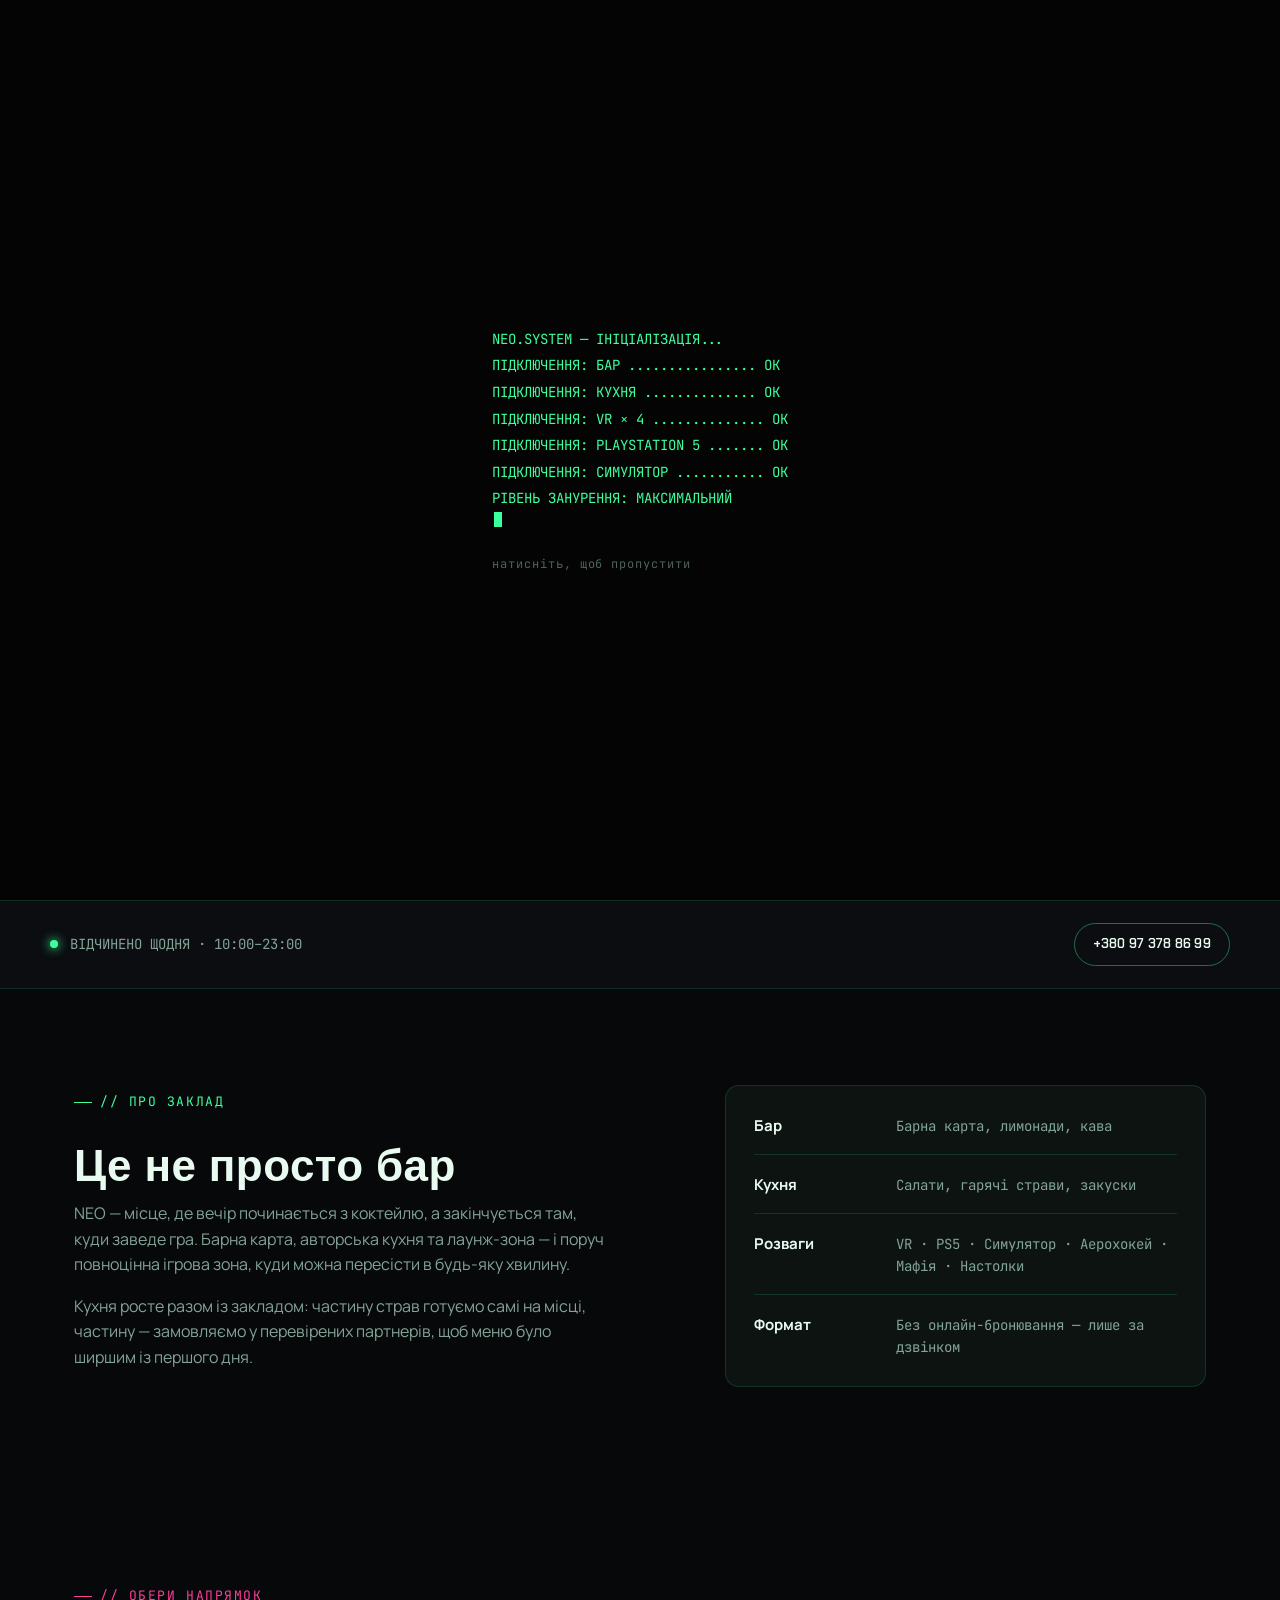
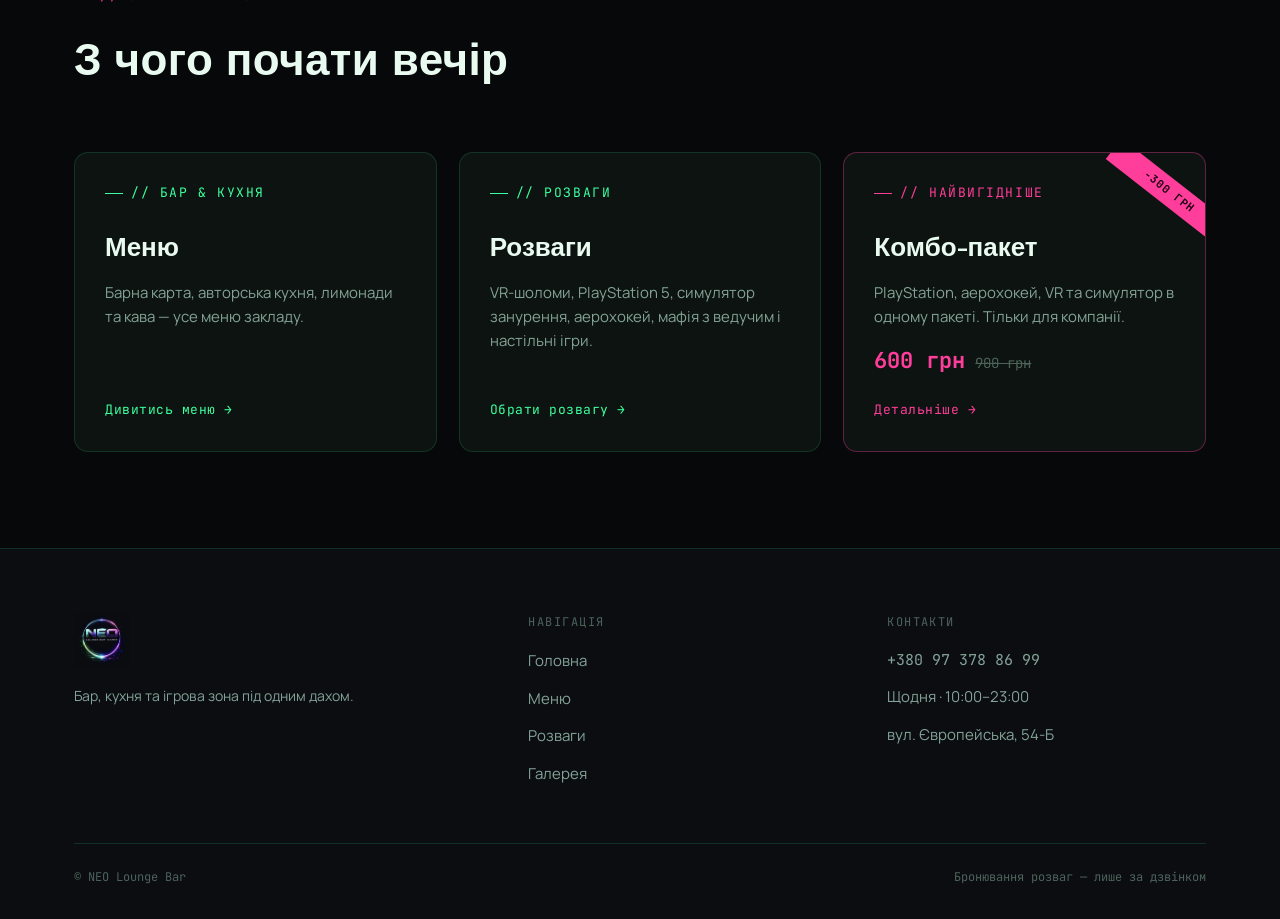
<file: index.html>
<!DOCTYPE html>
<html lang="uk">
<head>
<meta charset="UTF-8">
<meta name="viewport" content="width=device-width, initial-scale=1.0">
<title>NEO Lounge Bar — бар, кухня, VR, PlayStation та розваги</title>
<meta name="description" content="NEO — лаунж-бар із власною кухнею та ігровою зоною: VR, PlayStation 5, симулятор занурення, аерохокей, мафія з ведучим і настільні ігри.">
<meta name="theme-color" content="#07080a">
<link rel="preconnect" href="https://fonts.googleapis.com">
<link rel="preconnect" href="https://fonts.gstatic.com" crossorigin>
<link href="https://fonts.googleapis.com/css2?family=Chakra+Petch:wght@500;600;700&family=Manrope:wght@400;500;600;700;800&family=JetBrains+Mono:wght@400;500;600;700&display=swap" rel="stylesheet">
<link rel="stylesheet" href="css/style.css">
</head>
<body>

<div class="boot" data-boot>
  <div>
    <div class="boot__log" data-boot-log></div>
    <div class="boot__skip">натисніть, щоб пропустити</div>
  </div>
</div>

<nav class="nav" data-nav>
  <div class="container nav__row">
    <a href="index.html" class="brand"><img src="images/neo-logo-nav.png" alt="NEO Lounge Bar" class="brand__logo"></a>
    <div class="nav__links">
      <a href="index.html" aria-current="page">Головна</a>
      <a href="menu.html">Меню</a>
      <a href="entertainment.html">Розваги</a>
      <a href="gallery.html">Галерея</a>
      <a href="#contacts">Контакти</a>
    </div>
    <div class="nav__call">
      <a href="tel:+380973788699" class="nav__phone">+380 97 378 86 99</a>
      <a href="tel:+380973788699" class="btn btn--fill btn--sm">Подзвонити</a>
    </div>
    <button class="nav__toggle" data-nav-toggle aria-label="Відкрити меню" aria-expanded="false"><span></span></button>
  </div>
</nav>

<div class="nav__mobile" data-nav-mobile>
  <a href="index.html">Головна</a>
  <a href="menu.html">Меню</a>
  <a href="entertainment.html">Розваги</a>
  <a href="gallery.html">Галерея</a>
  <a href="#contacts">Контакти</a>
  <a href="tel:+380973788699" class="btn btn--fill">Подзвонити: +380 97 378 86 99</a>
</div>

<header class="hero">
  <canvas data-rain></canvas>
  <div class="container hero__content">
    <span class="eyebrow">// NEO.SYSTEM ONLINE</span>
    <h1 class="hero__word">NEO</h1>
    <p class="hero__tagline">Обери свій рівень занурення</p>
    <p class="hero__body">Лаунж-бар із власною кухнею та повноцінною ігровою зоною: VR-шоломи, PlayStation&nbsp;5, симулятор з ефектом повного занурення, аерохокей та мафія з ведучим — усе під одним дахом.</p>
    <div class="hero__cta">
      <a href="menu.html" class="btn btn--outline">Переглянути меню</a>
      <a href="tel:+380973788699" class="btn btn--fill">Зателефонувати</a>
    </div>
  </div>
  <div class="hero__scroll"><span class="hero__scroll-bar"></span>SCROLL</div>
</header>

<section class="status">
  <div class="container status__row">
    <div class="status__left"><span class="status__dot"></span>ВІДЧИНЕНО ЩОДНЯ · 10:00–23:00</div>
    <a href="tel:+380973788699" class="btn btn--outline btn--sm">+380 97 378 86 99</a>
  </div>
</section>

<section class="section" id="about">
  <div class="container about__grid">
    <div class="about__body">
      <span class="eyebrow">// ПРО ЗАКЛАД</span>
      <h2 class="section-heading">Це не просто бар</h2>
      <p>NEO — місце, де вечір починається з коктейлю, а закінчується там, куди заведе гра. Барна карта, авторська кухня та лаунж-зона — і поруч повноцінна ігрова зона, куди можна пересісти в будь-яку хвилину.</p>
      <p>Кухня росте разом із закладом: частину страв готуємо самі на місці, частину — замовляємо у перевірених партнерів, щоб меню було ширшим із першого дня.</p>
    </div>
    <div class="about__panel">
      <ul class="about__list">
        <li><strong>Бар</strong> Барна карта, лимонади, кава</li>
        <li><strong>Кухня</strong> Салати, гарячі страви, закуски</li>
        <li><strong>Розваги</strong> VR · PS5 · Симулятор · Аерохокей · Мафія · Настолки</li>
        <li><strong>Формат</strong> Без онлайн-бронювання — лише за дзвінком</li>
      </ul>
    </div>
  </div>
</section>

<section class="section" id="highlights">
  <div class="container">
    <span class="eyebrow eyebrow--pink">// ОБЕРИ НАПРЯМОК</span>
    <h2 class="section-heading">З чого почати вечір</h2>
    <div class="cards">
      <a href="menu.html" class="card">
        <span class="eyebrow">// БАР &amp; КУХНЯ</span>
        <h3 class="card__title">Меню</h3>
        <p class="card__desc">Барна карта, авторська кухня, лимонади та кава — усе меню закладу.</p>
        <span class="card__link">Дивитись меню →</span>
      </a>
      <a href="entertainment.html" class="card">
        <span class="eyebrow">// РОЗВАГИ</span>
        <h3 class="card__title">Розваги</h3>
        <p class="card__desc">VR-шоломи, PlayStation 5, симулятор занурення, аерохокей, мафія з ведучим і настільні ігри.</p>
        <span class="card__link">Обрати розвагу →</span>
      </a>
      <a href="entertainment.html#combo" class="card card--combo">
        <span class="eyebrow eyebrow--pink">// НАЙВИГІДНІШЕ</span>
        <h3 class="card__title">Комбо-пакет</h3>
        <p class="card__desc">PlayStation, аерохокей, VR та симулятор в одному пакеті. Тільки для компанії.</p>
        <div class="card__price"><span class="card__price-new">600 грн</span><span class="card__price-old">900 грн</span></div>
        <span class="card__link">Детальніше →</span>
      </a>
    </div>
  </div>
</section>

<footer class="footer" id="contacts">
  <div class="container">
    <div class="footer__grid">
      <div class="footer__brand">
        <img src="images/neo-logo-nav.png" alt="NEO Lounge Bar" class="brand__logo">
        <p class="footer__tagline">Бар, кухня та ігрова зона під одним дахом.</p>
      </div>
      <div>
        <div class="footer__heading">Навігація</div>
        <ul class="footer__list">
          <li><a href="index.html">Головна</a></li>
          <li><a href="menu.html">Меню</a></li>
          <li><a href="entertainment.html">Розваги</a></li>
          <li><a href="gallery.html">Галерея</a></li>
        </ul>
      </div>
      <div>
        <div class="footer__heading">Контакти</div>
        <ul class="footer__list">
          <li><a href="tel:+380973788699" class="footer__phone">+380 97 378 86 99</a></li>
          <li><span>Щодня · 10:00–23:00</span></li>
          <li><span>вул. Європейська, 54-Б</span></li>
        </ul>
      </div>
    </div>
    <div class="footer__bottom">
      <span>© NEO Lounge Bar</span>
      <span>Бронювання розваг — лише за дзвінком</span>
    </div>
  </div>
</footer>

<script src="js/main.js"></script>
</body>
</html>
</file>
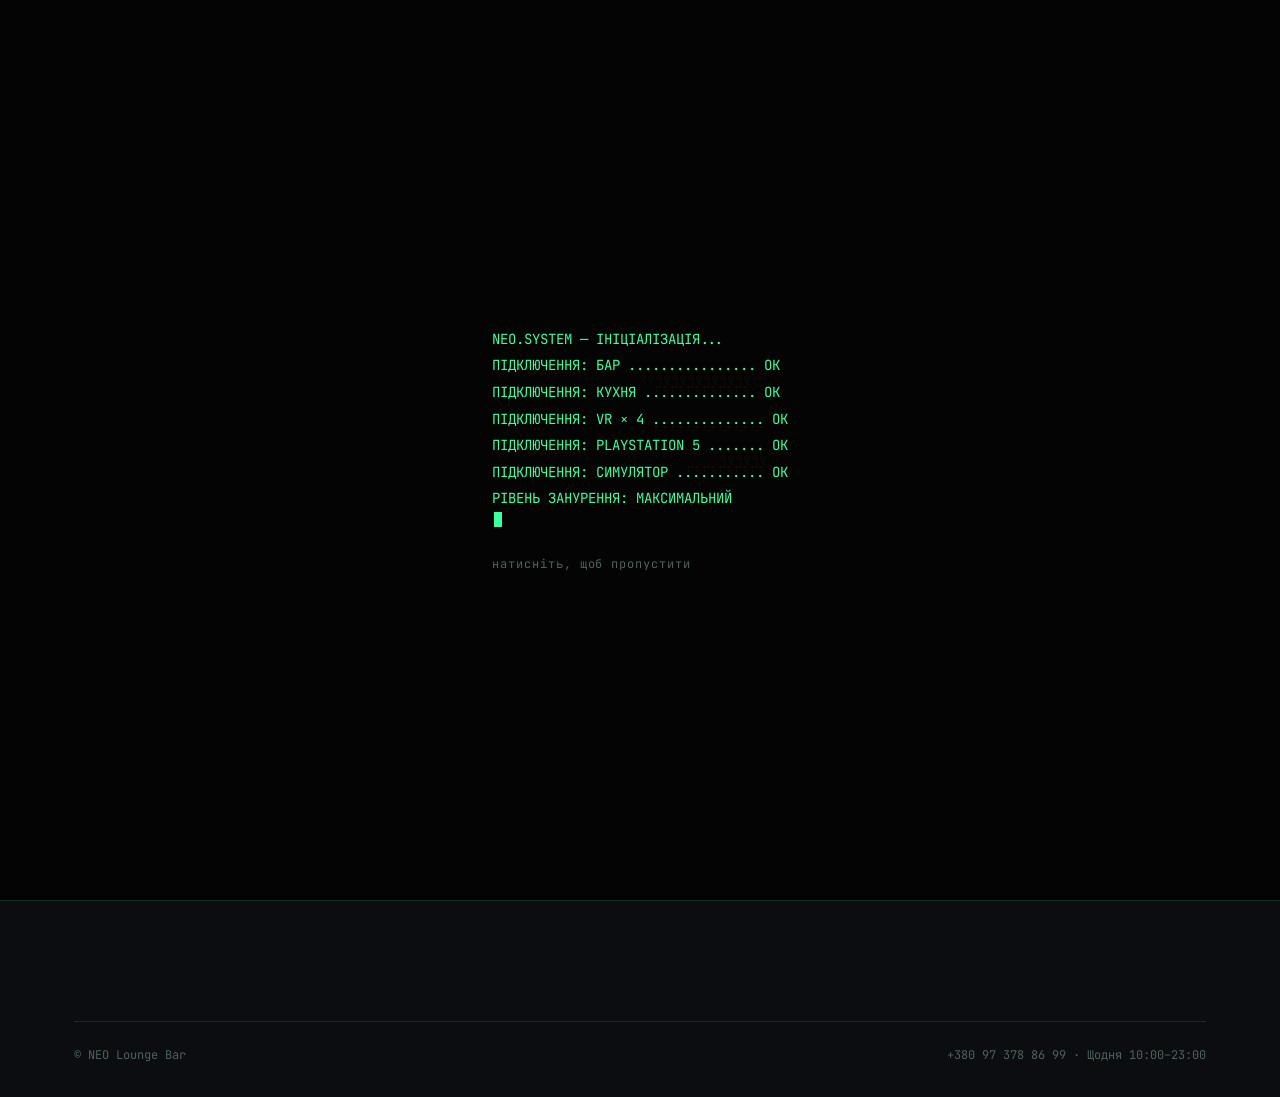
<file: entertainment.html>
<!DOCTYPE html>
<html lang="uk">
<head>
<meta charset="UTF-8">
<meta name="viewport" content="width=device-width, initial-scale=1.0">
<title>Розваги — NEO Lounge Bar</title>
<meta name="description" content="VR, PlayStation 5, симулятор занурення, аерохокей, мафія та настільні ігри в NEO Lounge Bar.">
<meta name="theme-color" content="#07080a">
<link rel="preconnect" href="https://fonts.googleapis.com">
<link rel="preconnect" href="https://fonts.gstatic.com" crossorigin>
<link href="https://fonts.googleapis.com/css2?family=Chakra+Petch:wght@500;600;700&family=Manrope:wght@400;500;600;700;800&family=JetBrains+Mono:wght@400;500;600;700&display=swap" rel="stylesheet">
<link rel="stylesheet" href="css/style.css">
</head>
<body>

<div class="boot" data-boot>
  <div>
    <div class="boot__log" data-boot-log></div>
    <div class="boot__skip">натисніть, щоб пропустити</div>
  </div>
</div>

<nav class="nav" data-nav>
  <div class="container nav__row">
    <a href="index.html" class="brand">
      <svg class="brand__mark" viewBox="0 0 40 40" fill="none" xmlns="http://www.w3.org/2000/svg" aria-hidden="true">
        <circle cx="20" cy="20" r="17" stroke="#3cff9e" stroke-width="1.4"/>
        <path d="M20 3V9" stroke="#3cff9e" stroke-width="1.4"/>
        <path d="M20 31V37" stroke="#3cff9e" stroke-width="1.4"/>
        <path d="M3 20H9" stroke="#3cff9e" stroke-width="1.4"/>
        <path d="M31 20H37" stroke="#3cff9e" stroke-width="1.4"/>
        <path d="M14 14L26 26" stroke="#ff3d9a" stroke-width="1.2" opacity="0.6"/>
        <circle cx="20" cy="20" r="5" fill="#3cff9e"/>
      </svg>
      <span>
        <span class="brand__word">NEO</span>
        <span class="brand__sub">LOUNGE BAR</span>
      </span>
    </a>
    <div class="nav__links">
      <a href="index.html">Головна</a>
      <a href="menu.html">Меню</a>
      <a href="entertainment.html" aria-current="page">Розваги</a>
      <a href="index.html#contacts">Контакти</a>
    </div>
    <div class="nav__call">
      <a href="tel:+380973788699" class="nav__phone">+380 97 378 86 99</a>
      <a href="tel:+380973788699" class="btn btn--fill btn--sm">Подзвонити</a>
    </div>
    <button class="nav__toggle" data-nav-toggle aria-label="Відкрити меню" aria-expanded="false"><span></span></button>
  </div>
</nav>

<div class="nav__mobile" data-nav-mobile>
  <a href="index.html">Головна</a>
  <a href="menu.html">Меню</a>
  <a href="entertainment.html">Розваги</a>
  <a href="index.html#contacts">Контакти</a>
  <a href="tel:+380973788699" class="btn btn--fill">Подзвонити: +380 97 378 86 99</a>
</div>

<main class="stub">
  <div class="container stub__panel">
    <div class="stub__code">// ENTERTAINMENT.DATA — LOADING</div>
    <h1 class="stub__heading">Розваги вантажаться</h1>
    <p class="stub__body">Тут зʼявляться картки VR-ігор із тарифами по хвилинах, PlayStation, симулятор занурення, аерохокей, мафія та настолки — з фільтром за віком. Наступний крок.</p>
    <div class="stub__cta">
      <a href="index.html" class="btn btn--outline">На головну</a>
      <a href="tel:+380973788699" class="btn btn--fill">Зателефонувати</a>
    </div>
  </div>
</main>

<footer class="footer">
  <div class="container">
    <div class="footer__bottom">
      <span>© NEO Lounge Bar</span>
      <span>+380 97 378 86 99 · Щодня 10:00–23:00</span>
    </div>
  </div>
</footer>

<script src="js/main.js"></script>
</body>
</html>
</file>
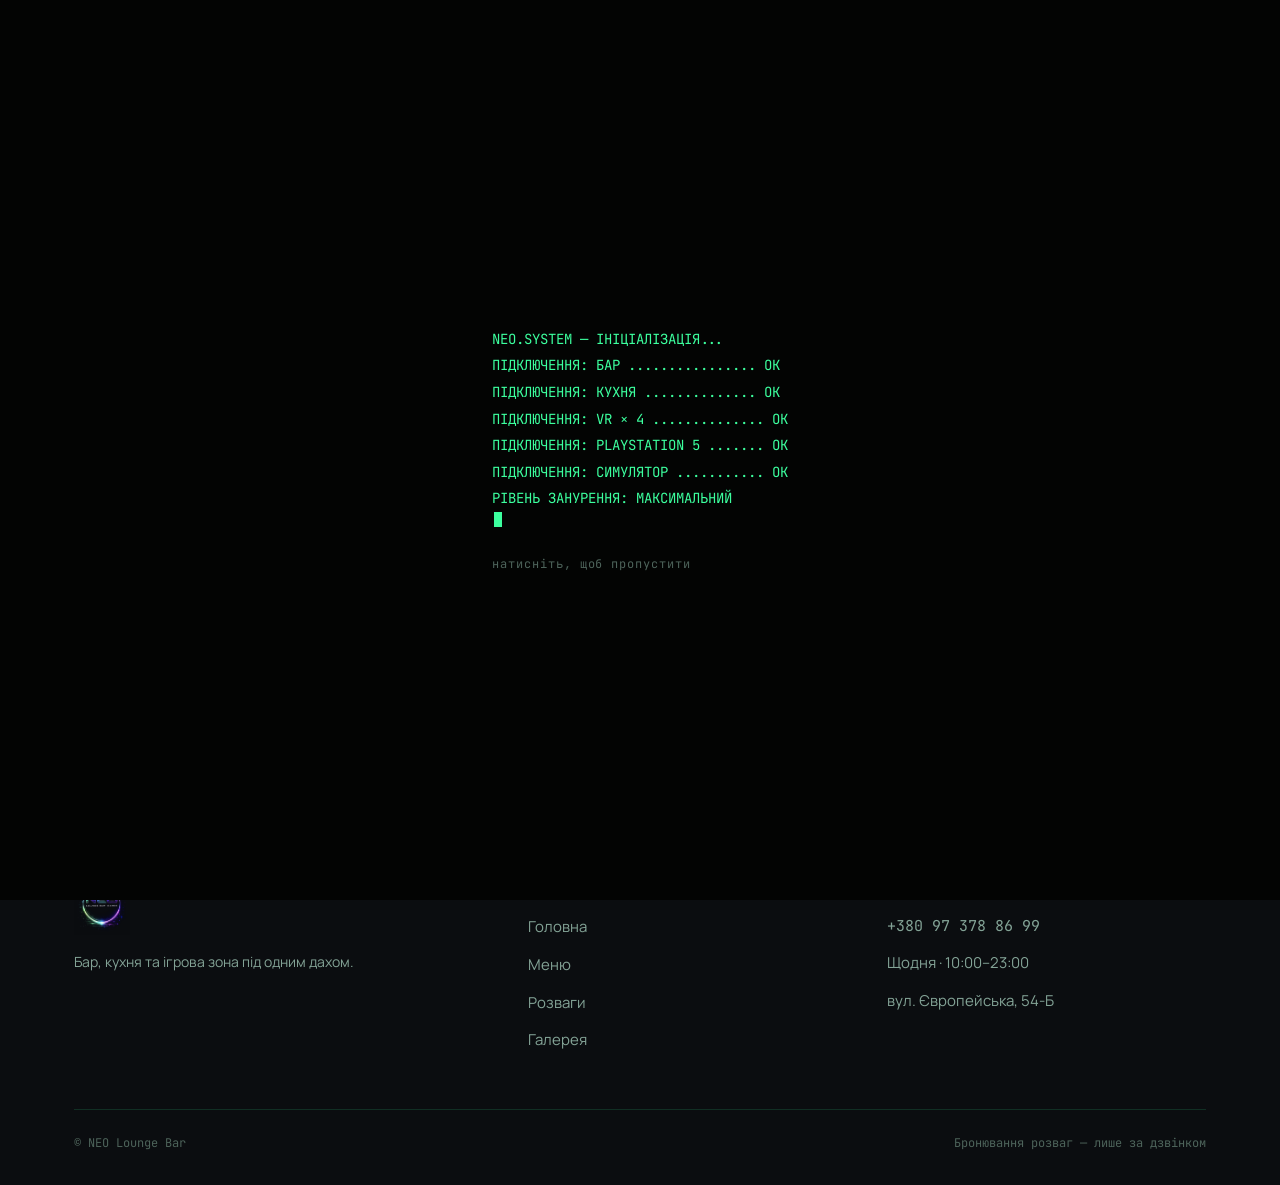
<file: gallery.html>
<!DOCTYPE html>
<html lang="uk">
<head>
<meta charset="UTF-8">
<meta name="viewport" content="width=device-width, initial-scale=1.0">
<title>Галерея — NEO Lounge Bar</title>
<meta name="description" content="Фото та відео залу NEO Lounge Bar.">
<meta name="theme-color" content="#07080a">
<link rel="preconnect" href="https://fonts.googleapis.com">
<link rel="preconnect" href="https://fonts.gstatic.com" crossorigin>
<link href="https://fonts.googleapis.com/css2?family=Chakra+Petch:wght@500;600;700&family=Manrope:wght@400;500;600;700;800&family=JetBrains+Mono:wght@400;500;600;700&display=swap" rel="stylesheet">
<link rel="stylesheet" href="css/style.css">
</head>
<body>

<div class="boot" data-boot>
  <div>
    <div class="boot__log" data-boot-log></div>
    <div class="boot__skip">натисніть, щоб пропустити</div>
  </div>
</div>

<nav class="nav" data-nav>
  <div class="container nav__row">
    <a href="index.html" class="brand"><img src="images/neo-logo-nav.png" alt="NEO Lounge Bar" class="brand__logo"></a>
    <div class="nav__links">
      <a href="index.html">Головна</a>
      <a href="menu.html">Меню</a>
      <a href="entertainment.html">Розваги</a>
      <a href="gallery.html" aria-current="page">Галерея</a>
      <a href="#contacts">Контакти</a>
    </div>
    <div class="nav__call">
      <a href="tel:+380973788699" class="nav__phone">+380 97 378 86 99</a>
      <a href="tel:+380973788699" class="btn btn--fill btn--sm">Подзвонити</a>
    </div>
    <button class="nav__toggle" data-nav-toggle aria-label="Відкрити меню" aria-expanded="false"><span></span></button>
  </div>
</nav>

<div class="nav__mobile" data-nav-mobile>
  <a href="index.html">Головна</a>
  <a href="menu.html">Меню</a>
  <a href="entertainment.html">Розваги</a>
  <a href="gallery.html">Галерея</a>
  <a href="#contacts">Контакти</a>
  <a href="tel:+380973788699" class="btn btn--fill">Подзвонити: +380 97 378 86 99</a>
</div>

<header class="page-header">
  <div class="container">
    <span class="eyebrow">// АТМОСФЕРА</span>
    <h1 class="section-heading" style="font-size:clamp(32px,5vw,52px);">Галерея</h1>
  </div>
</header>

<section class="section" style="padding-top:24px;">
  <div class="container">
    <div class="gallery-grid" data-gallery-grid>
      <div class="gallery-empty">
        <div class="gallery-empty__code">// GALLERY.DATA — EMPTY</div>
        <p>Фото й відео залу зʼявляться тут зовсім скоро. А поки — заглядай в гості особисто або телефонуй, розкажемо й покажемо все на місці.</p>
        <div class="stub__cta" style="margin-top:24px;">
          <a href="tel:+380973788699" class="btn btn--fill">Зателефонувати</a>
        </div>
      </div>
    </div>
  </div>
</section>

<footer class="footer" id="contacts">
  <div class="container">
    <div class="footer__grid">
      <div class="footer__brand">
        <img src="images/neo-logo-nav.png" alt="NEO Lounge Bar" class="brand__logo">
        <p class="footer__tagline">Бар, кухня та ігрова зона під одним дахом.</p>
      </div>
      <div>
        <div class="footer__heading">Навігація</div>
        <ul class="footer__list">
          <li><a href="index.html">Головна</a></li>
          <li><a href="menu.html">Меню</a></li>
          <li><a href="entertainment.html">Розваги</a></li>
          <li><a href="gallery.html">Галерея</a></li>
        </ul>
      </div>
      <div>
        <div class="footer__heading">Контакти</div>
        <ul class="footer__list">
          <li><a href="tel:+380973788699" class="footer__phone">+380 97 378 86 99</a></li>
          <li><span>Щодня · 10:00–23:00</span></li>
          <li><span>вул. Європейська, 54-Б</span></li>
        </ul>
      </div>
    </div>
    <div class="footer__bottom">
      <span>© NEO Lounge Bar</span>
      <span>Бронювання розваг — лише за дзвінком</span>
    </div>
  </div>
</footer>

<script src="js/main.js"></script>
</body>
</html>
</file>
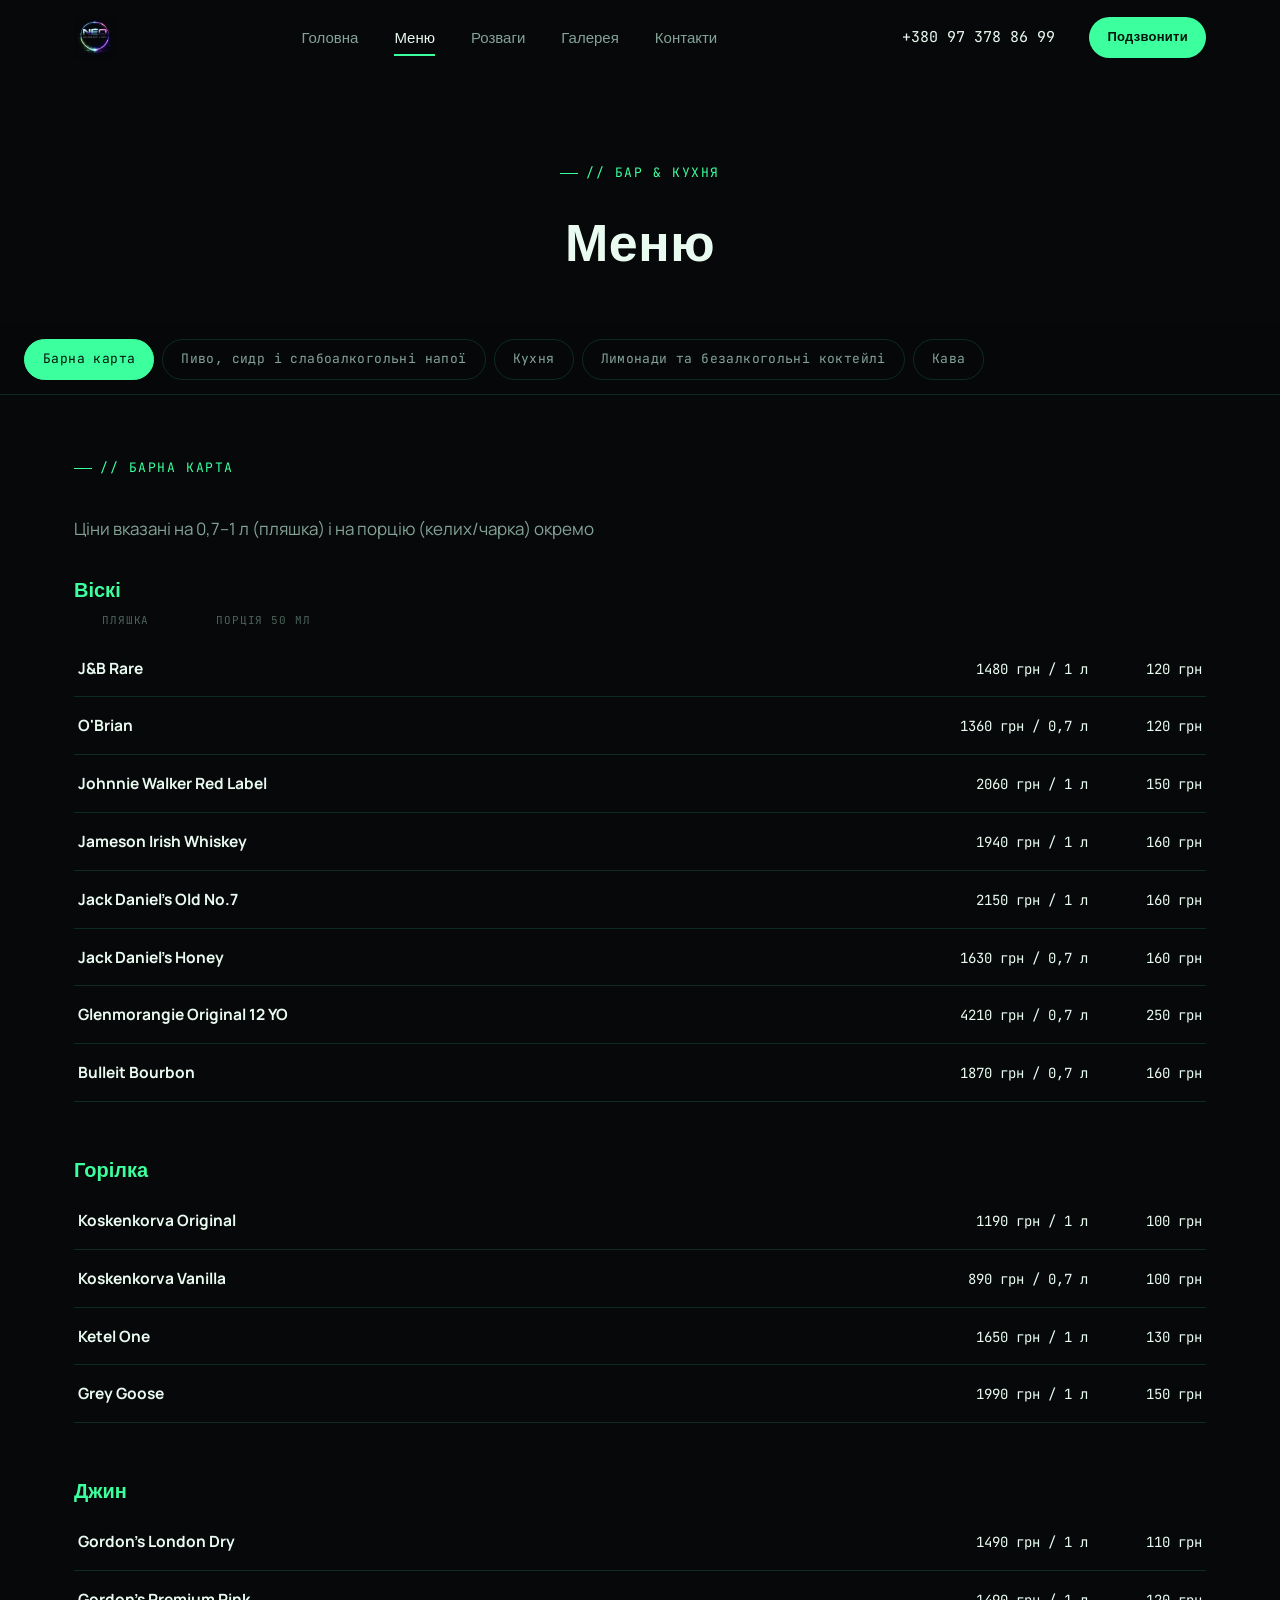
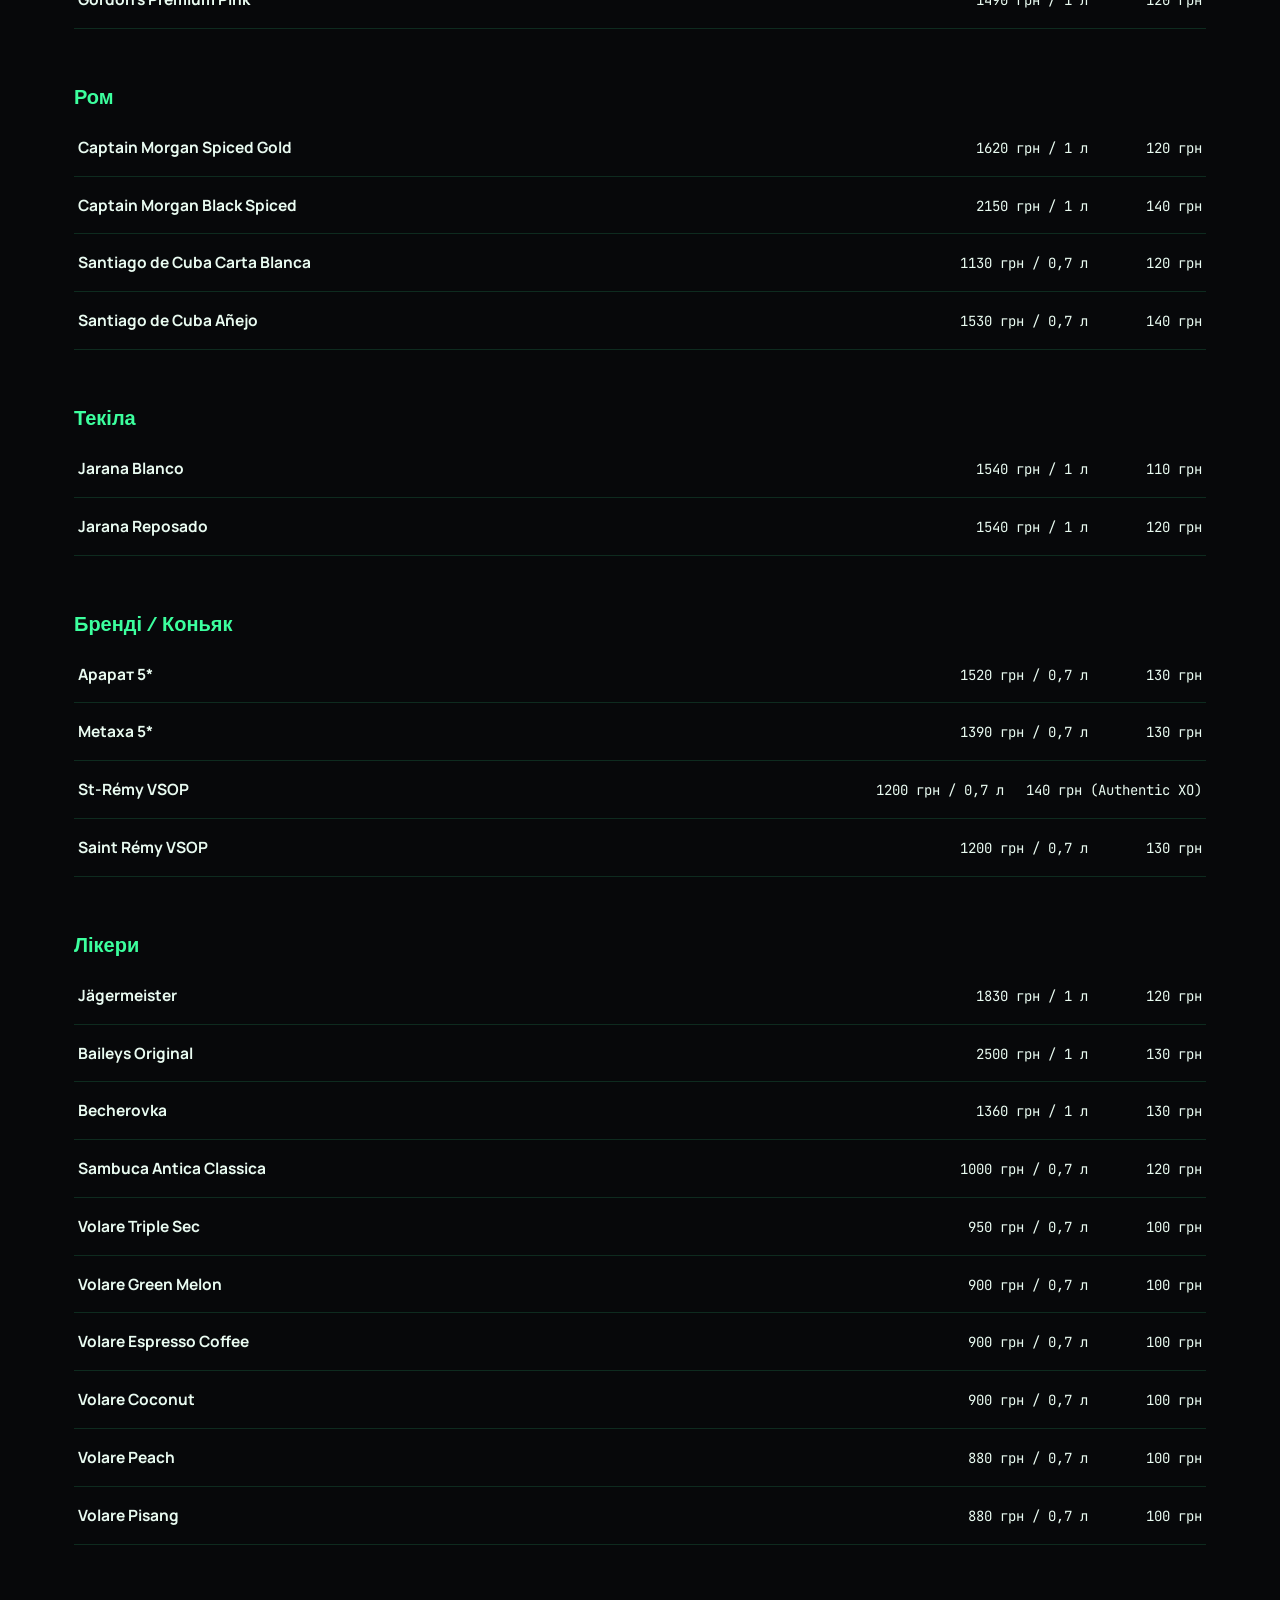
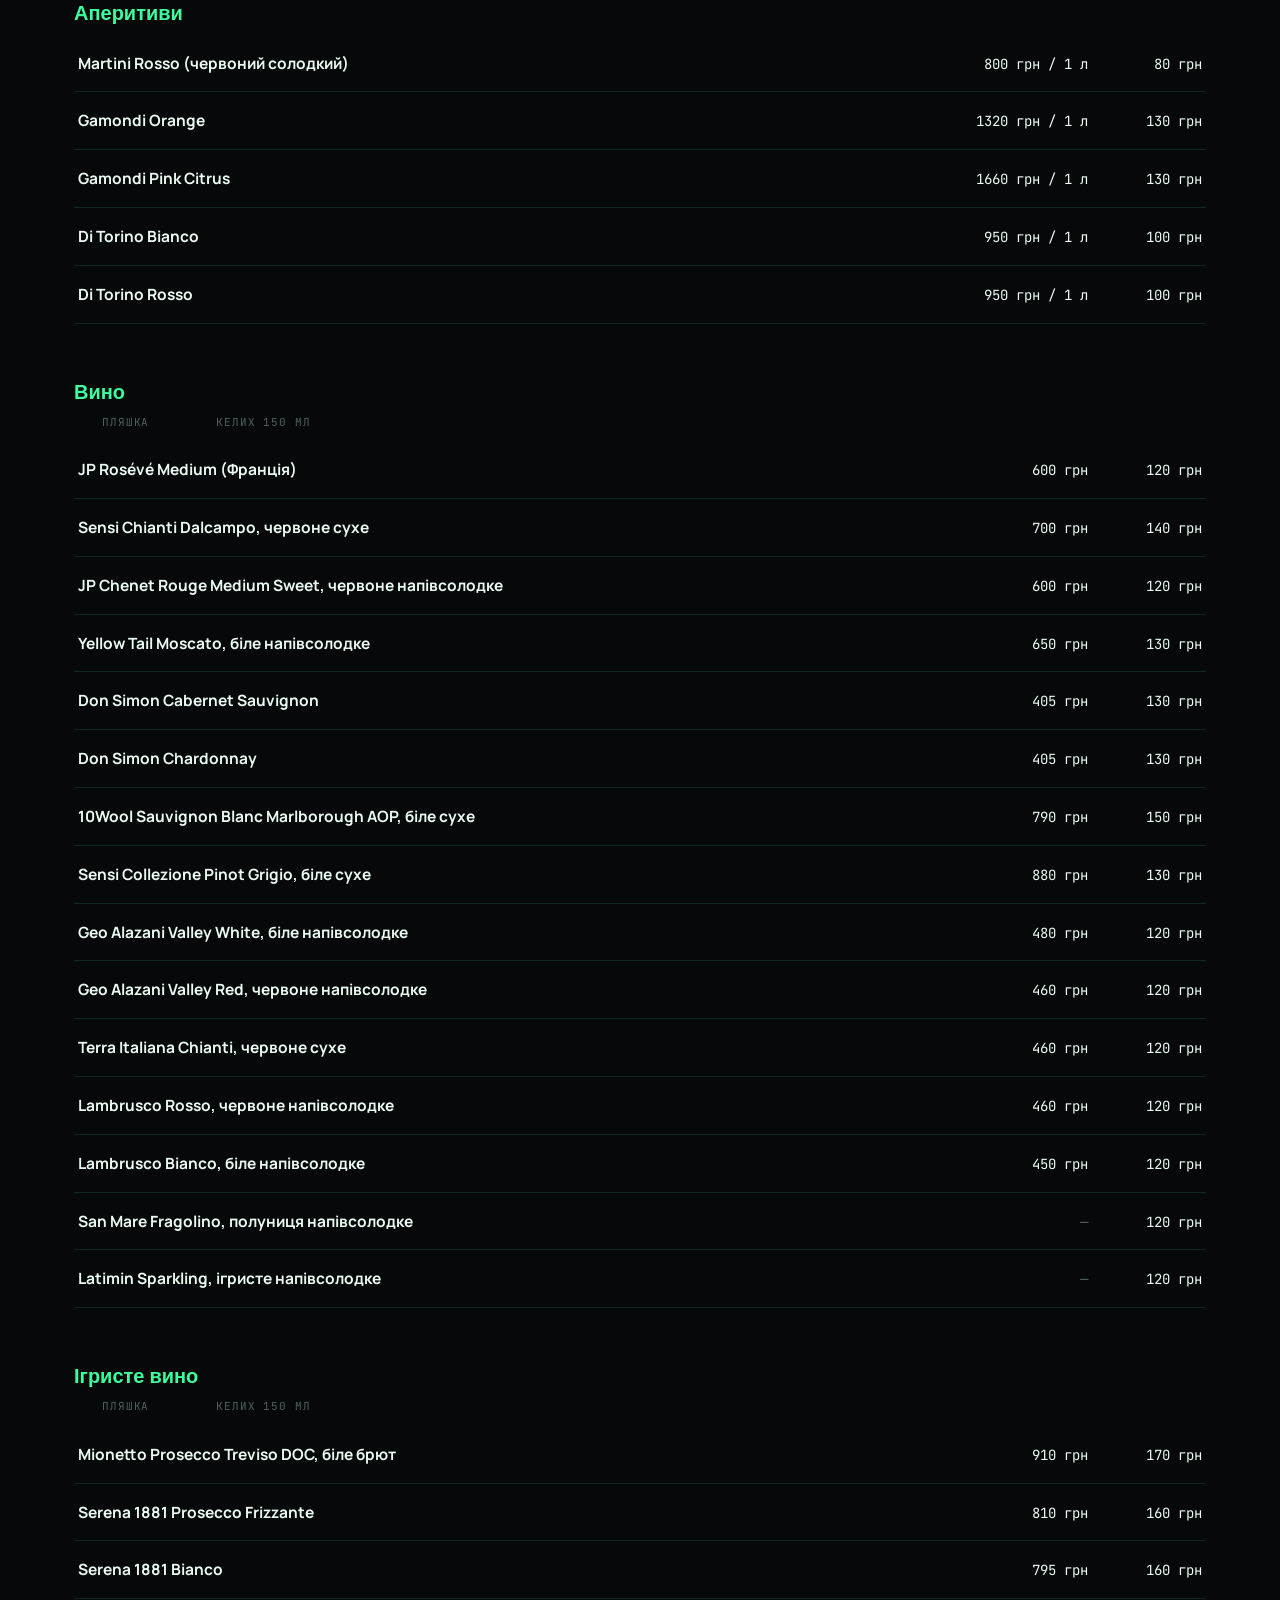
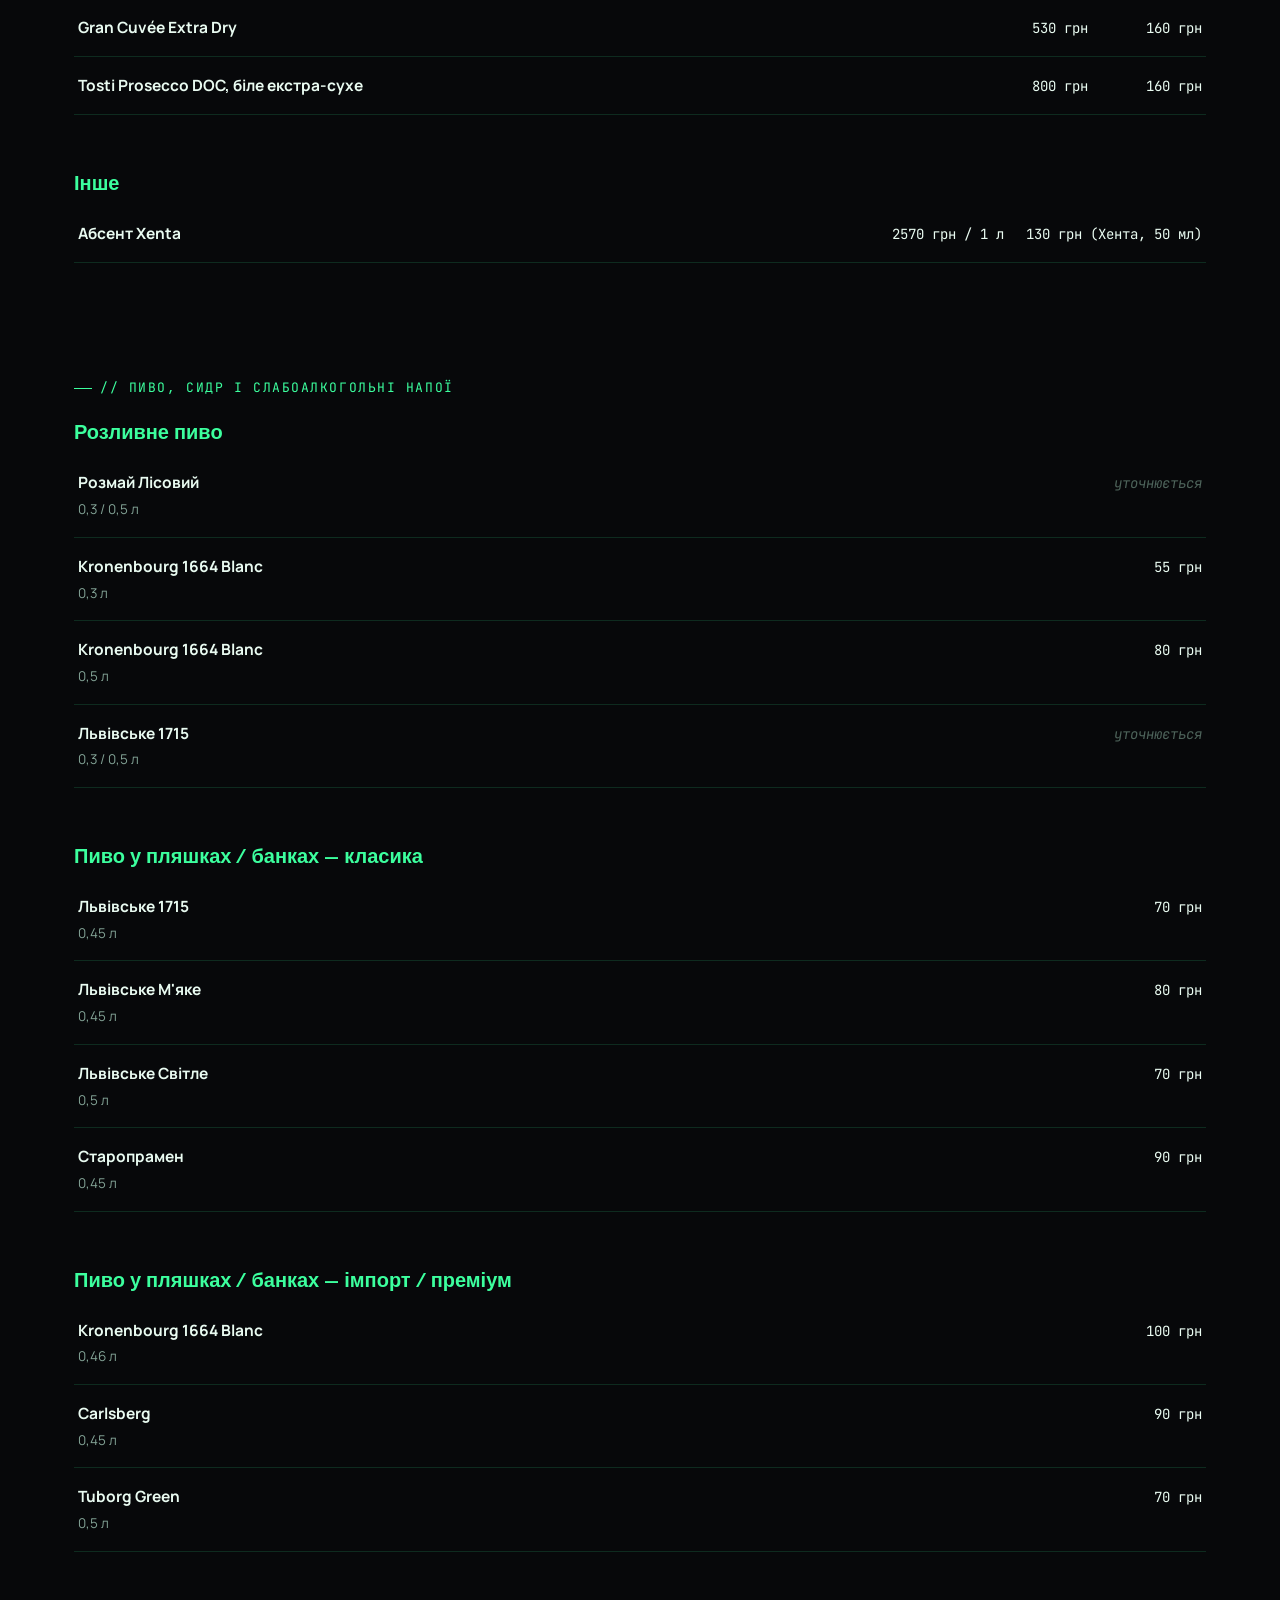
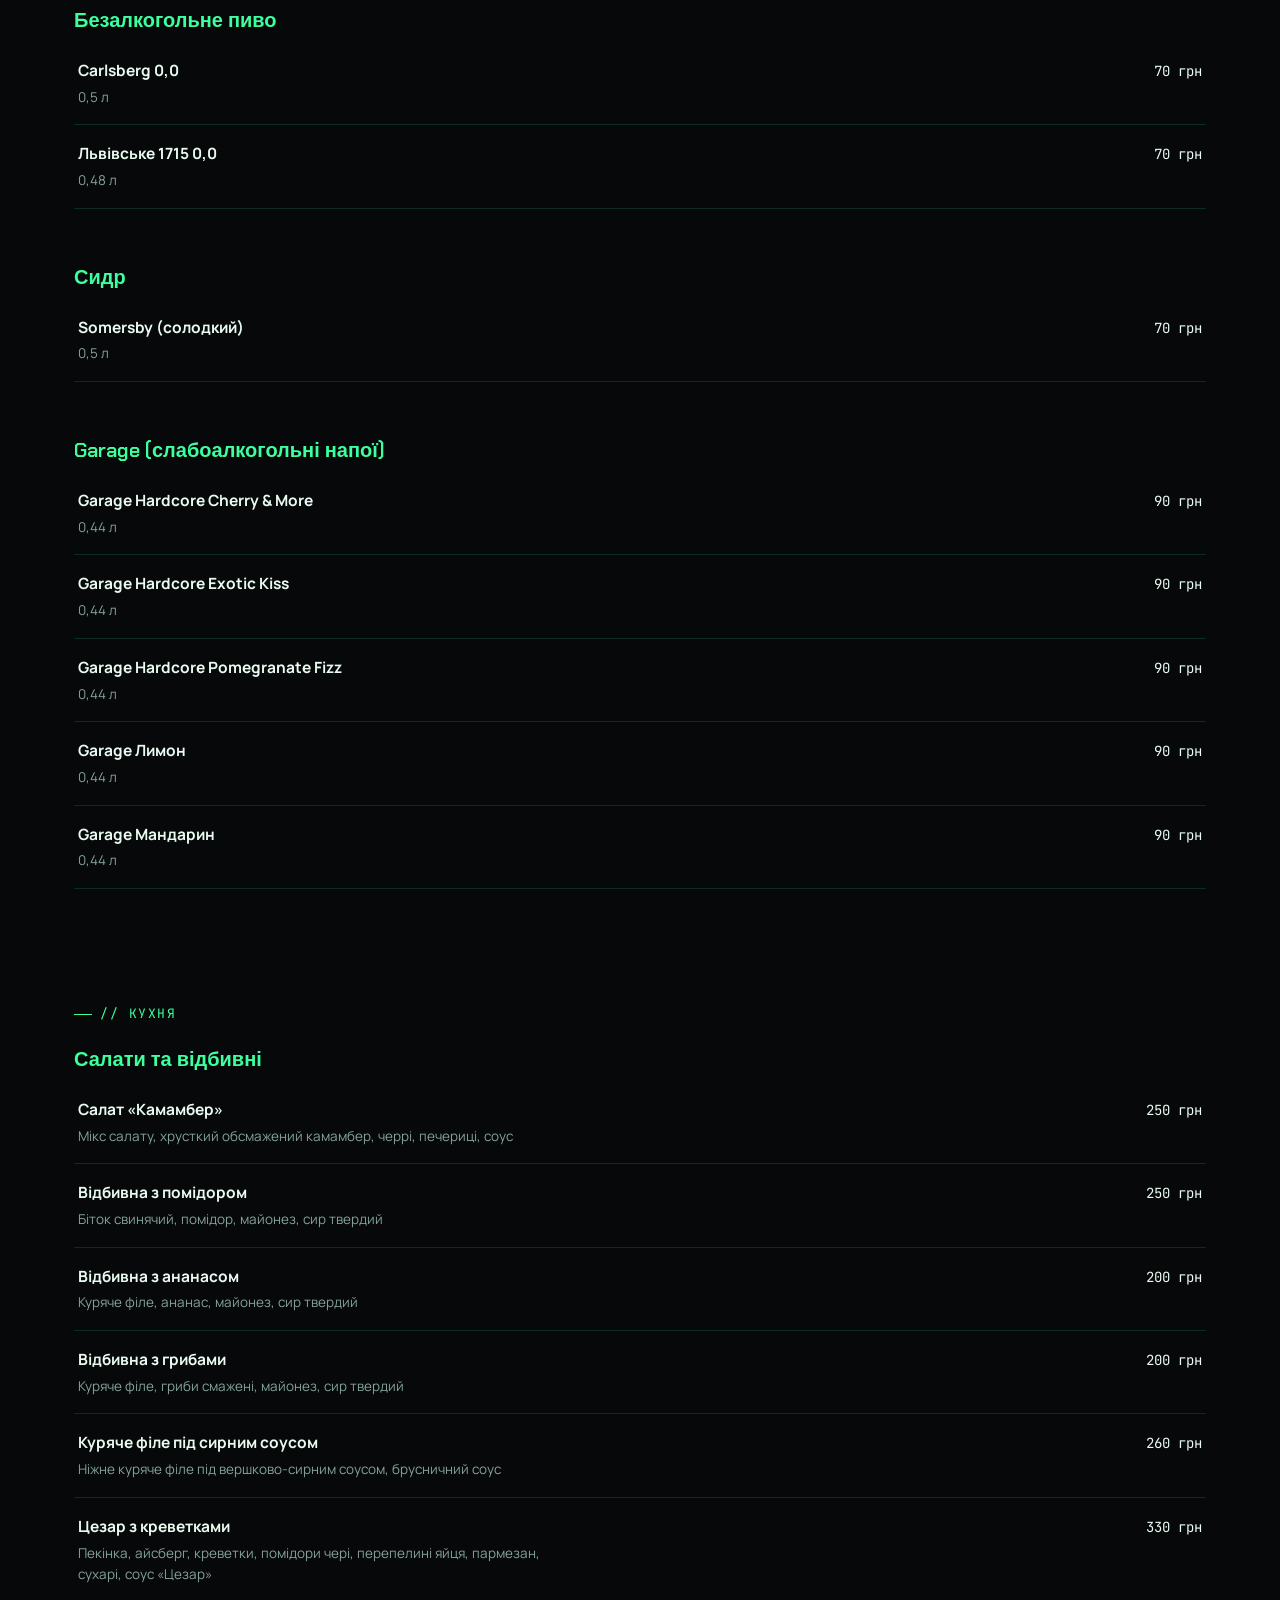
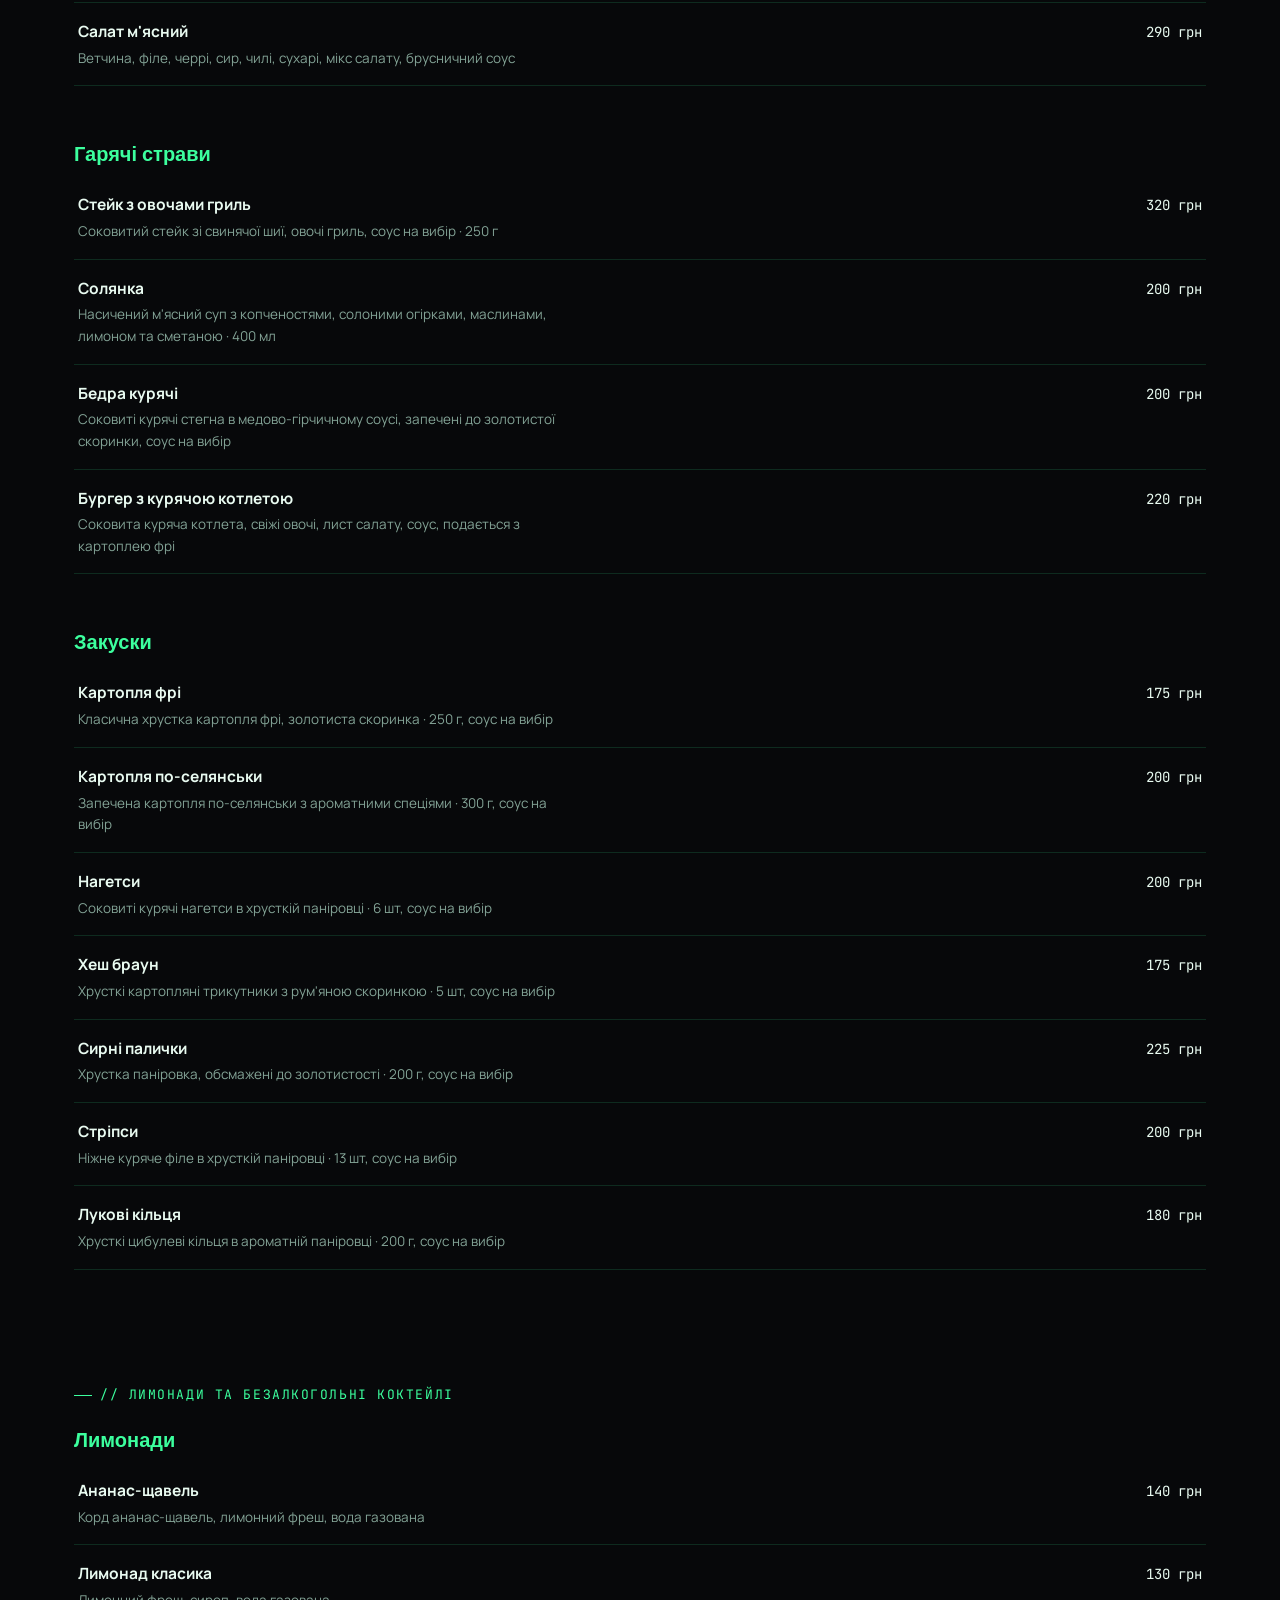
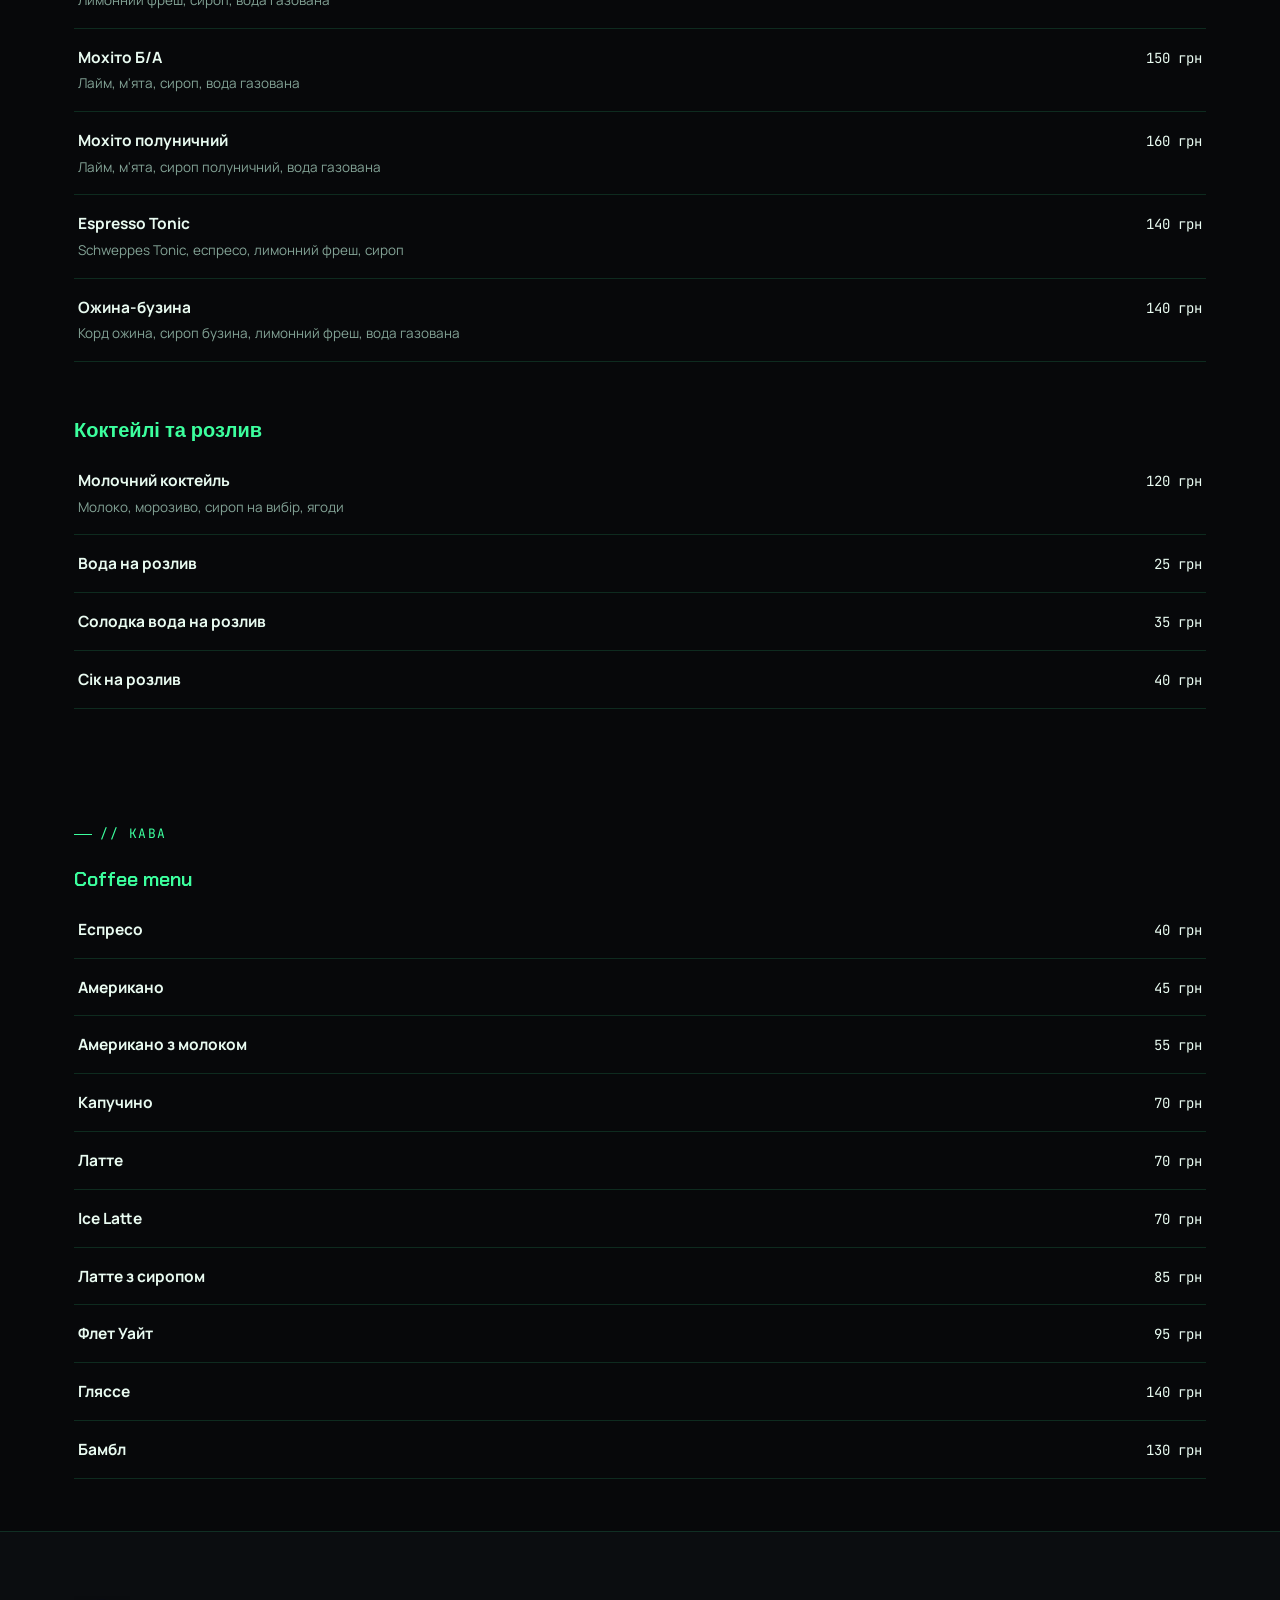
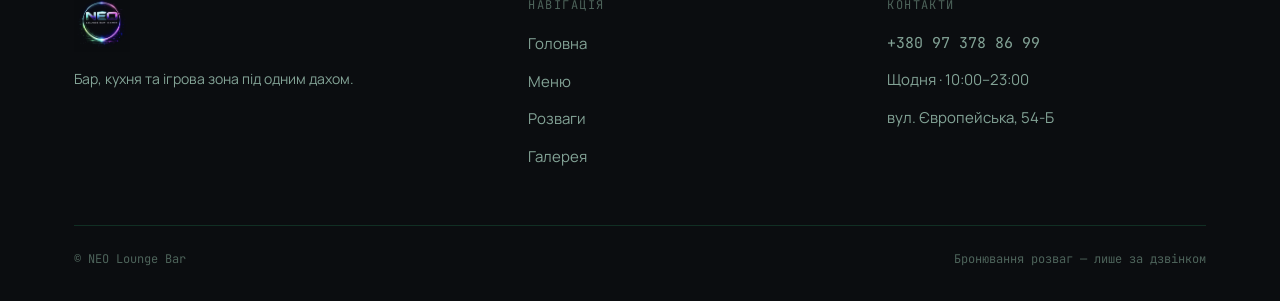
<file: menu.html>
<!DOCTYPE html>
<html lang="uk">
<head>
<meta charset="UTF-8">
<meta name="viewport" content="width=device-width, initial-scale=1.0">
<title>Меню — NEO Lounge Bar</title>
<meta name="description" content="Барна карта, кухня, лимонади та кава NEO Lounge Bar.">
<meta name="theme-color" content="#07080a">
<link rel="preconnect" href="https://fonts.googleapis.com">
<link rel="preconnect" href="https://fonts.gstatic.com" crossorigin>
<link href="https://fonts.googleapis.com/css2?family=Chakra+Petch:wght@500;600;700&family=Manrope:wght@400;500;600;700;800&family=JetBrains+Mono:wght@400;500;600;700&display=swap" rel="stylesheet">
<link rel="stylesheet" href="css/style.css">
</head>
<body>

<div class="boot" data-boot>
  <div>
    <div class="boot__log" data-boot-log></div>
    <div class="boot__skip">натисніть, щоб пропустити</div>
  </div>
</div>

<nav class="nav" data-nav>
  <div class="container nav__row">
    <a href="index.html" class="brand"><img src="images/neo-logo-nav.png" alt="NEO Lounge Bar" class="brand__logo"></a>
    <div class="nav__links">
      <a href="index.html">Головна</a>
      <a href="menu.html" aria-current="page">Меню</a>
      <a href="entertainment.html">Розваги</a>
      <a href="gallery.html">Галерея</a>
      <a href="#contacts">Контакти</a>
    </div>
    <div class="nav__call">
      <a href="tel:+380973788699" class="nav__phone">+380 97 378 86 99</a>
      <a href="tel:+380973788699" class="btn btn--fill btn--sm">Подзвонити</a>
    </div>
    <button class="nav__toggle" data-nav-toggle aria-label="Відкрити меню" aria-expanded="false"><span></span></button>
  </div>
</nav>

<div class="nav__mobile" data-nav-mobile>
  <a href="index.html">Головна</a>
  <a href="menu.html">Меню</a>
  <a href="entertainment.html">Розваги</a>
  <a href="gallery.html">Галерея</a>
  <a href="#contacts">Контакти</a>
  <a href="tel:+380973788699" class="btn btn--fill">Подзвонити: +380 97 378 86 99</a>
</div>

<header class="page-header">
  <div class="container">
    <span class="eyebrow">// БАР &amp; КУХНЯ</span>
    <h1 class="section-heading" style="font-size:clamp(32px,5vw,52px);">Меню</h1>
  </div>
</header>

<nav class="menu-tabs">
  <div class="menu-tabs__row" data-menu-tabs></div>
</nav>

<main data-menu-root></main>

<footer class="footer" id="contacts">
  <div class="container">
    <div class="footer__grid">
      <div class="footer__brand">
        <img src="images/neo-logo-nav.png" alt="NEO Lounge Bar" class="brand__logo">
        <p class="footer__tagline">Бар, кухня та ігрова зона під одним дахом.</p>
      </div>
      <div>
        <div class="footer__heading">Навігація</div>
        <ul class="footer__list">
          <li><a href="index.html">Головна</a></li>
          <li><a href="menu.html">Меню</a></li>
          <li><a href="entertainment.html">Розваги</a></li>
          <li><a href="gallery.html">Галерея</a></li>
        </ul>
      </div>
      <div>
        <div class="footer__heading">Контакти</div>
        <ul class="footer__list">
          <li><a href="tel:+380973788699" class="footer__phone">+380 97 378 86 99</a></li>
          <li><span>Щодня · 10:00–23:00</span></li>
          <li><span>вул. Європейська, 54-Б</span></li>
        </ul>
      </div>
    </div>
    <div class="footer__bottom">
      <span>© NEO Lounge Bar</span>
      <span>Бронювання розваг — лише за дзвінком</span>
    </div>
  </div>
</footer>

<script src="data/menu-data.js"></script>
<script src="js/main.js"></script>
<script src="js/render-menu.js"></script>
</body>
</html>
</file>
<file: css/style.css>
/* ===================================================================
   NEO Lounge Bar — Design System
   Palette derived from the venue's own printed menus:
   void black background, spring-green brand line, pink + cyan neon
   accents, amber for the kitchen/food context.
   =================================================================== */

:root {
  /* Color */
  --bg-void: #07080a;
  --bg-void-2: #0b0d10;
  --bg-panel: #0d1310;
  --bg-panel-hover: #121a16;
  --line: rgba(60, 255, 158, 0.14);
  --line-strong: rgba(60, 255, 158, 0.4);
  --green: #3cff9e;
  --green-dim: #1f8a5c;
  --pink: #ff3d9a;
  --cyan: #33e6ff;
  --amber: #f5b942;
  --text: #e9fbf1;
  --text-muted: #83a396;
  --text-faint: #4d635a;

  /* Type */
  --font-display: "Chakra Petch", "Segoe UI", sans-serif;
  --font-body: "Manrope", "Segoe UI", sans-serif;
  --font-mono: "JetBrains Mono", "Consolas", monospace;

  /* Layout */
  --container: 1180px;
  --radius: 14px;
  --radius-sm: 8px;
  --nav-h: 76px;
}

/* ---------- Reset ---------- */
*,
*::before,
*::after {
  box-sizing: border-box;
}

html {
  scroll-behavior: smooth;
}

@media (prefers-reduced-motion: reduce) {
  html {
    scroll-behavior: auto;
  }
  *,
  *::before,
  *::after {
    animation-duration: 0.001ms !important;
    animation-iteration-count: 1 !important;
    transition-duration: 0.001ms !important;
    scroll-behavior: auto !important;
  }
}

body {
  margin: 0;
  background: var(--bg-void);
  color: var(--text);
  font-family: var(--font-body);
  font-size: 16px;
  line-height: 1.6;
  -webkit-font-smoothing: antialiased;
}

img {
  max-width: 100%;
  display: block;
}

a {
  color: inherit;
  text-decoration: none;
}

ul {
  margin: 0;
  padding: 0;
  list-style: none;
}

h1,
h2,
h3,
h4,
p {
  margin: 0;
}

button {
  font: inherit;
  color: inherit;
  background: none;
  border: none;
  cursor: pointer;
}

:focus-visible {
  outline: 2px solid var(--green);
  outline-offset: 3px;
}

/* ---------- Utility ---------- */
.container {
  width: 100%;
  max-width: var(--container);
  margin: 0 auto;
  padding: 0 24px;
}

.section {
  padding: 96px 0;
  position: relative;
}

@media (max-width: 640px) {
  .section {
    padding: 64px 0;
  }
}

.eyebrow {
  display: inline-flex;
  align-items: center;
  gap: 8px;
  font-family: var(--font-mono);
  font-size: 13px;
  letter-spacing: 0.12em;
  text-transform: uppercase;
  color: var(--green);
  margin-bottom: 18px;
}

.eyebrow::before {
  content: "";
  width: 18px;
  height: 1px;
  background: var(--green);
  display: inline-block;
}

.eyebrow--pink {
  color: var(--pink);
}
.eyebrow--pink::before {
  background: var(--pink);
}

.section-heading {
  font-family: var(--font-display);
  font-weight: 600;
  font-size: clamp(28px, 4vw, 44px);
  letter-spacing: 0.01em;
  color: var(--text);
  max-width: 640px;
}

.section-lede {
  margin-top: 18px;
  font-size: 17px;
  color: var(--text-muted);
  max-width: 560px;
}

/* ---------- Buttons ---------- */
.btn {
  display: inline-flex;
  align-items: center;
  justify-content: center;
  gap: 10px;
  padding: 15px 28px;
  border-radius: 999px;
  font-family: var(--font-display);
  font-weight: 600;
  font-size: 15px;
  letter-spacing: 0.02em;
  transition: transform 0.18s ease, box-shadow 0.18s ease, background 0.18s ease, border-color 0.18s ease;
  white-space: nowrap;
}

.btn:active {
  transform: translateY(1px);
}

.btn--fill {
  background: var(--green);
  color: #04150c;
  box-shadow: 0 0 0 0 rgba(60, 255, 158, 0.5);
}

.btn--fill:hover {
  box-shadow: 0 0 28px 0 rgba(60, 255, 158, 0.45);
}

.btn--outline {
  background: transparent;
  border: 1px solid var(--line-strong);
  color: var(--text);
}

.btn--outline:hover {
  border-color: var(--green);
  color: var(--green);
}

.btn--sm {
  padding: 10px 18px;
  font-size: 13px;
}

/* ---------- Boot overlay ---------- */
.boot {
  position: fixed;
  inset: 0;
  background: #030403;
  z-index: 999;
  display: flex;
  align-items: center;
  justify-content: center;
  padding: 24px;
  cursor: pointer;
  transition: opacity 0.5s ease;
}

.boot[hidden] {
  display: none;
}

.boot.is-leaving {
  opacity: 0;
}

.boot__log {
  font-family: var(--font-mono);
  font-size: 14px;
  line-height: 1.9;
  color: var(--green);
  max-width: 480px;
  width: 100%;
}

.boot__log span {
  display: block;
  opacity: 0;
  animation: boot-line 0.15s ease forwards;
}

.boot__cursor {
  display: inline-block;
  width: 8px;
  height: 15px;
  background: var(--green);
  margin-left: 2px;
  animation: boot-blink 0.9s steps(1) infinite;
  vertical-align: -2px;
}

.boot__skip {
  margin-top: 28px;
  font-family: var(--font-mono);
  font-size: 12px;
  color: var(--text-faint);
  letter-spacing: 0.08em;
}

@keyframes boot-line {
  to {
    opacity: 1;
  }
}

@keyframes boot-blink {
  50% {
    opacity: 0;
  }
}

/* ---------- Nav ---------- */
.nav {
  position: fixed;
  top: 0;
  left: 0;
  right: 0;
  height: var(--nav-h);
  z-index: 500;
  display: flex;
  align-items: center;
  background: transparent;
  border-bottom: 1px solid transparent;
  transition: background 0.25s ease, border-color 0.25s ease;
}

.nav.is-scrolled {
  background: rgba(7, 8, 10, 0.86);
  backdrop-filter: blur(10px);
  border-bottom-color: var(--line);
}

.nav__row {
  display: flex;
  align-items: center;
  justify-content: space-between;
  width: 100%;
}

.brand {
  display: flex;
  align-items: center;
  gap: 12px;
}

.brand__mark {
  width: 38px;
  height: 38px;
  flex-shrink: 0;
}

.brand__word {
  font-family: var(--font-display);
  font-weight: 700;
  font-size: 22px;
  letter-spacing: 0.08em;
  color: var(--text);
  line-height: 1;
}

.brand__sub {
  display: block;
  font-family: var(--font-mono);
  font-size: 9px;
  letter-spacing: 0.2em;
  color: var(--text-faint);
  margin-top: 3px;
}

.nav__links {
  display: flex;
  align-items: center;
  gap: 36px;
}

.nav__links a {
  font-family: var(--font-display);
  font-size: 15px;
  font-weight: 500;
  color: var(--text-muted);
  position: relative;
  padding: 6px 0;
}

.nav__links a:hover,
.nav__links a[aria-current="page"] {
  color: var(--text);
}

.nav__links a[aria-current="page"]::after {
  content: "";
  position: absolute;
  left: 0;
  right: 0;
  bottom: 0;
  height: 2px;
  background: var(--green);
}

.nav__call {
  display: flex;
  align-items: center;
  gap: 34px;
}

.nav__phone {
  font-family: var(--font-mono);
  font-size: 15px;
  color: var(--text);
}

.nav__phone:hover {
  color: var(--green);
}

.nav__toggle {
  display: none;
  width: 40px;
  height: 40px;
  align-items: center;
  justify-content: center;
}

.nav__toggle span,
.nav__toggle span::before,
.nav__toggle span::after {
  content: "";
  display: block;
  width: 22px;
  height: 2px;
  background: var(--text);
  position: relative;
  transition: transform 0.2s ease, opacity 0.2s ease;
}

.nav__toggle span::before {
  position: absolute;
  top: -7px;
}

.nav__toggle span::after {
  position: absolute;
  top: 7px;
}

.nav__mobile {
  display: none;
  position: fixed;
  top: var(--nav-h);
  left: 0;
  right: 0;
  bottom: 0;
  background: var(--bg-void);
  z-index: 490;
  padding: 32px 24px;
  flex-direction: column;
  gap: 28px;
}

.nav__mobile.is-open {
  display: flex;
}

.nav__mobile a {
  font-family: var(--font-display);
  font-size: 22px;
  color: var(--text);
}

@media (max-width: 900px) {
  .nav__links {
    display: none;
  }
  .nav__call .nav__phone {
    display: none;
  }
  .nav__toggle {
    display: flex;
  }
}

/* ---------- Hero ---------- */
.hero {
  position: relative;
  min-height: 100svh;
  display: flex;
  align-items: center;
  overflow: hidden;
  padding-top: var(--nav-h);
}

.hero canvas {
  position: absolute;
  inset: 0;
  width: 100%;
  height: 100%;
  opacity: 0.5;
}

.hero::after {
  content: "";
  position: absolute;
  inset: 0;
  background: radial-gradient(ellipse at 50% 30%, rgba(7, 8, 10, 0.2) 0%, rgba(7, 8, 10, 0.85) 62%, var(--bg-void) 100%);
}

.hero__content {
  position: relative;
  z-index: 2;
  width: 100%;
}

.hero__word {
  font-family: var(--font-display);
  font-weight: 700;
  font-size: clamp(72px, 16vw, 180px);
  line-height: 0.9;
  letter-spacing: 0.02em;
  color: var(--text);
  text-shadow: 0 0 40px rgba(60, 255, 158, 0.25);
  position: relative;
  display: inline-block;
  cursor: default;
}

.hero__word:hover {
  animation: glitch 0.4s steps(2) 1;
}

@keyframes glitch {
  0% {
    text-shadow: 2px 0 var(--pink), -2px 0 var(--cyan);
  }
  50% {
    text-shadow: -3px 0 var(--pink), 3px 0 var(--cyan);
  }
  100% {
    text-shadow: 0 0 40px rgba(60, 255, 158, 0.25);
  }
}

.hero__tagline {
  margin-top: 8px;
  font-family: var(--font-display);
  font-weight: 500;
  font-size: clamp(20px, 3vw, 28px);
  color: var(--green);
}

.hero__body {
  margin-top: 22px;
  max-width: 520px;
  font-size: 17px;
  color: var(--text-muted);
}

.hero__cta {
  margin-top: 40px;
  display: flex;
  gap: 16px;
  flex-wrap: wrap;
}

.hero__scroll {
  position: absolute;
  bottom: 28px;
  left: 24px;
  z-index: 2;
  display: flex;
  align-items: center;
  gap: 10px;
  font-family: var(--font-mono);
  font-size: 11px;
  letter-spacing: 0.15em;
  color: var(--text-faint);
}

.hero__scroll-bar {
  width: 1px;
  height: 34px;
  background: linear-gradient(var(--green), transparent);
}

/* ---------- Status strip ---------- */
.status {
  border-top: 1px solid var(--line);
  border-bottom: 1px solid var(--line);
  background: var(--bg-void-2);
}

.status__row {
  display: flex;
  align-items: center;
  justify-content: space-between;
  flex-wrap: wrap;
  gap: 16px;
  padding: 22px 0;
}

.status__left {
  display: flex;
  align-items: center;
  gap: 12px;
  font-family: var(--font-mono);
  font-size: 14px;
  color: var(--text-muted);
}

.status__dot {
  width: 8px;
  height: 8px;
  border-radius: 50%;
  background: var(--green);
  box-shadow: 0 0 10px 2px rgba(60, 255, 158, 0.6);
  flex-shrink: 0;
}

.status a.btn {
  flex-shrink: 0;
}

/* ---------- About ---------- */
.about__grid {
  display: grid;
  grid-template-columns: 1.1fr 0.9fr;
  gap: 64px;
  align-items: start;
}

@media (max-width: 860px) {
  .about__grid {
    grid-template-columns: 1fr;
    gap: 40px;
  }
}

.about__body p {
  color: var(--text-muted);
  font-size: 16px;
  max-width: 540px;
}

.about__body p + p {
  margin-top: 16px;
}

.about__panel {
  border: 1px solid var(--line);
  border-radius: var(--radius);
  background: var(--bg-panel);
  padding: 28px;
}

.about__list {
  display: flex;
  flex-direction: column;
  gap: 18px;
}

.about__list li {
  display: flex;
  align-items: baseline;
  gap: 14px;
  font-family: var(--font-mono);
  font-size: 14px;
  color: var(--text-muted);
  border-bottom: 1px solid var(--line);
  padding-bottom: 16px;
}

.about__list li:last-child {
  border-bottom: none;
  padding-bottom: 0;
}

.about__list strong {
  font-family: var(--font-body);
  color: var(--text);
  font-weight: 700;
  font-size: 15px;
  min-width: 128px;
}

/* ---------- Teaser cards ---------- */
.cards {
  display: grid;
  grid-template-columns: repeat(3, 1fr);
  gap: 22px;
  margin-top: 56px;
}

@media (max-width: 900px) {
  .cards {
    grid-template-columns: 1fr;
  }
}

.card {
  position: relative;
  border: 1px solid var(--line);
  border-radius: var(--radius);
  background: var(--bg-panel);
  padding: 30px;
  display: flex;
  flex-direction: column;
  min-height: 280px;
  overflow: hidden;
  transition: border-color 0.2s ease, transform 0.2s ease, background 0.2s ease;
}

.card:hover {
  border-color: var(--line-strong);
  background: var(--bg-panel-hover);
  transform: translateY(-4px);
}

.card__title {
  font-family: var(--font-display);
  font-weight: 600;
  font-size: 26px;
  color: var(--text);
  margin-top: 6px;
}

.card__desc {
  margin-top: 12px;
  color: var(--text-muted);
  font-size: 15px;
  flex-grow: 1;
}

.card__link {
  margin-top: 22px;
  font-family: var(--font-mono);
  font-size: 13px;
  color: var(--green);
  letter-spacing: 0.04em;
}

.card--combo {
  border-color: rgba(255, 61, 154, 0.35);
}

.card--combo:hover {
  border-color: var(--pink);
}

.card--combo .card__link {
  color: var(--pink);
}

.card__price {
  margin-top: 14px;
  display: flex;
  align-items: baseline;
  gap: 10px;
  font-family: var(--font-mono);
}

.card__price-new {
  font-size: 22px;
  color: var(--pink);
  font-weight: 700;
}

.card__price-old {
  font-size: 14px;
  color: var(--text-faint);
  text-decoration: line-through;
}

.card--combo::before {
  content: "-300 ГРН";
  position: absolute;
  top: 26px;
  right: -34px;
  transform: rotate(38deg);
  background: var(--pink);
  color: #1a0210;
  font-family: var(--font-mono);
  font-size: 11px;
  font-weight: 700;
  letter-spacing: 0.05em;
  padding: 4px 40px;
}

/* ---------- Footer ---------- */
.footer {
  border-top: 1px solid var(--line);
  padding: 64px 0 32px;
  background: var(--bg-void-2);
}

.footer__grid {
  display: grid;
  grid-template-columns: 1.3fr 1fr 1fr;
  gap: 40px;
}

@media (max-width: 760px) {
  .footer__grid {
    grid-template-columns: 1fr;
    gap: 36px;
  }
}

.footer__tagline {
  margin-top: 16px;
  color: var(--text-muted);
  font-size: 14px;
  max-width: 280px;
}

.footer__heading {
  font-family: var(--font-mono);
  font-size: 12px;
  letter-spacing: 0.12em;
  text-transform: uppercase;
  color: var(--text-faint);
  margin-bottom: 16px;
}

.footer__list {
  display: flex;
  flex-direction: column;
  gap: 12px;
}

.footer__list a,
.footer__list span {
  color: var(--text-muted);
  font-size: 15px;
}

.footer__list a:hover {
  color: var(--green);
}

.footer__phone {
  font-family: var(--font-mono);
  font-size: 20px;
  color: var(--text);
  display: block;
}

.footer__phone:hover {
  color: var(--green);
}

.footer__bottom {
  margin-top: 56px;
  padding-top: 24px;
  border-top: 1px solid var(--line);
  display: flex;
  justify-content: space-between;
  flex-wrap: wrap;
  gap: 12px;
  font-family: var(--font-mono);
  font-size: 12px;
  color: var(--text-faint);
}

/* ---------- Stub / in-progress panel (menu.html, entertainment.html) ---------- */
.stub {
  min-height: 100svh;
  display: flex;
  align-items: center;
  justify-content: center;
  padding: 140px 24px 80px;
}

.stub__panel {
  max-width: 560px;
  text-align: center;
}

.stub__code {
  font-family: var(--font-mono);
  color: var(--text-faint);
  font-size: 13px;
  letter-spacing: 0.1em;
}

.stub__heading {
  margin-top: 18px;
  font-family: var(--font-display);
  font-size: clamp(28px, 5vw, 40px);
  font-weight: 600;
}

.stub__body {
  margin-top: 16px;
  color: var(--text-muted);
  font-size: 16px;
}

.stub__cta {
  margin-top: 32px;
  display: flex;
  gap: 14px;
  justify-content: center;
  flex-wrap: wrap;
}

/* ---------- Real logo image (nav / footer) ---------- */
.brand__logo {
  height: 42px;
  width: auto;
  display: block;
}

.footer__brand .brand__logo {
  height: 56px;
  margin-bottom: 4px;
}

/* ---------- Page header (menu / entertainment / gallery) ---------- */
.page-header {
  padding: 156px 0 40px;
  text-align: center;
}

.page-header .eyebrow {
  justify-content: center;
}

.page-header .section-heading {
  margin: 0 auto;
}

/* ---------- Menu page ---------- */
.menu-tabs {
  position: sticky;
  top: var(--nav-h);
  z-index: 100;
  background: rgba(7, 8, 10, 0.92);
  backdrop-filter: blur(10px);
  border-bottom: 1px solid var(--line);
  overflow-x: auto;
}

.menu-tabs__row {
  display: flex;
  gap: 8px;
  padding: 14px 24px;
  width: max-content;
  min-width: 100%;
}

.menu-tab {
  font-family: var(--font-mono);
  font-size: 13px;
  letter-spacing: 0.03em;
  color: var(--text-muted);
  padding: 9px 18px;
  border-radius: 999px;
  border: 1px solid var(--line);
  white-space: nowrap;
  transition: all 0.18s ease;
}

.menu-tab:hover {
  color: var(--text);
  border-color: var(--line-strong);
}

.menu-tab.is-active {
  color: #04150c;
  background: var(--green);
  border-color: var(--green);
}

.menu-group {
  margin-bottom: 52px;
}

.menu-group__title {
  font-family: var(--font-display);
  font-weight: 600;
  font-size: 20px;
  color: var(--green);
  margin-bottom: 6px;
}

.menu-group__cols {
  display: flex;
  gap: 24px;
  font-family: var(--font-mono);
  font-size: 11px;
  color: var(--text-faint);
  text-transform: uppercase;
  letter-spacing: 0.08em;
  margin-bottom: 10px;
  padding: 0 4px;
}

.menu-list {
  display: flex;
  flex-direction: column;
}

.menu-item {
  display: flex;
  align-items: baseline;
  justify-content: space-between;
  gap: 18px;
  padding: 16px 4px;
  border-bottom: 1px solid var(--line);
}

.menu-item__main {
  min-width: 0;
}

.menu-item__name {
  font-family: var(--font-body);
  font-weight: 700;
  font-size: 15.5px;
  color: var(--text);
}

.menu-item__desc {
  margin-top: 4px;
  font-size: 13.5px;
  color: var(--text-muted);
  max-width: 480px;
}

.menu-item__prices {
  display: flex;
  gap: 22px;
  flex-shrink: 0;
  font-family: var(--font-mono);
  font-size: 14px;
  color: var(--text);
  text-align: right;
}

.menu-item__prices span {
  display: block;
  min-width: 92px;
}

.menu-item__prices .is-pending {
  color: var(--text-faint);
  font-style: italic;
}

.menu-section {
  padding-top: 56px;
  scroll-margin-top: calc(var(--nav-h) + 70px);
}

/* ---------- Tariffs (entertainment) ---------- */
.tariff-grid {
  display: grid;
  grid-template-columns: repeat(2, 1fr);
  gap: 22px;
}

@media (max-width: 760px) {
  .tariff-grid {
    grid-template-columns: 1fr;
  }
}

.tariff-card {
  border: 1px solid var(--line);
  border-radius: var(--radius);
  background: var(--bg-panel);
  padding: 26px 28px;
}

.tariff-card__title {
  font-family: var(--font-display);
  font-weight: 600;
  font-size: 19px;
  color: var(--text);
}

.tariff-card__note {
  margin-top: 8px;
  font-size: 13.5px;
  color: var(--text-muted);
}

.tariff-card__rows {
  margin-top: 18px;
  display: flex;
  flex-direction: column;
  gap: 10px;
}

.tariff-row {
  display: flex;
  justify-content: space-between;
  font-family: var(--font-mono);
  font-size: 14px;
  padding: 8px 0;
  border-bottom: 1px solid var(--line);
}

.tariff-row:last-child {
  border-bottom: none;
}

.tariff-row span:last-child {
  color: var(--green);
  font-weight: 600;
}

/* ---------- Combo highlight ---------- */
.combo {
  border: 1px solid rgba(255, 61, 154, 0.4);
  border-radius: var(--radius);
  background: linear-gradient(160deg, rgba(255, 61, 154, 0.08), var(--bg-panel) 55%);
  padding: 36px;
  display: grid;
  grid-template-columns: 1fr auto;
  gap: 24px;
  align-items: center;
}

@media (max-width: 700px) {
  .combo {
    grid-template-columns: 1fr;
  }
}

.combo__price {
  display: flex;
  align-items: baseline;
  gap: 12px;
  margin: 14px 0 18px;
}

.combo__price-new {
  font-family: var(--font-mono);
  font-size: 34px;
  font-weight: 700;
  color: var(--pink);
}

.combo__price-old {
  font-family: var(--font-mono);
  font-size: 17px;
  color: var(--text-faint);
  text-decoration: line-through;
}

.combo__list {
  display: flex;
  flex-direction: column;
  gap: 8px;
}

.combo__list li {
  font-size: 14.5px;
  color: var(--text-muted);
  padding-left: 18px;
  position: relative;
}

.combo__list li::before {
  content: "";
  position: absolute;
  left: 0;
  top: 9px;
  width: 6px;
  height: 6px;
  background: var(--pink);
  border-radius: 50%;
}

.combo__note {
  margin-top: 16px;
  font-family: var(--font-mono);
  font-size: 12px;
  color: var(--text-faint);
}

/* ---------- Simple info card (mafia / board games) ---------- */
.info-grid {
  display: grid;
  grid-template-columns: 1fr 1fr;
  gap: 22px;
}

@media (max-width: 760px) {
  .info-grid {
    grid-template-columns: 1fr;
  }
}

.info-card {
  border: 1px solid var(--line);
  border-radius: var(--radius);
  background: var(--bg-panel);
  padding: 26px 28px;
}

.info-card__title {
  font-family: var(--font-display);
  font-weight: 600;
  font-size: 19px;
  color: var(--text);
}

.info-card__badge {
  display: inline-block;
  margin-left: 10px;
  font-family: var(--font-mono);
  font-size: 10px;
  letter-spacing: 0.06em;
  text-transform: uppercase;
  color: var(--amber);
  border: 1px solid rgba(245, 185, 66, 0.4);
  border-radius: 999px;
  padding: 3px 9px;
  vertical-align: middle;
}

.info-card__note {
  margin-top: 12px;
  font-size: 14.5px;
  color: var(--text-muted);
}

.info-card__tags {
  margin-top: 16px;
  display: flex;
  flex-wrap: wrap;
  gap: 8px;
}

.info-card__tags span {
  font-family: var(--font-mono);
  font-size: 12.5px;
  color: var(--text);
  border: 1px solid var(--line);
  border-radius: 999px;
  padding: 5px 12px;
}

/* ---------- Games filters + grid ---------- */
.filters {
  display: flex;
  flex-wrap: wrap;
  align-items: center;
  gap: 10px;
  margin-bottom: 30px;
}

.filter-chip {
  font-family: var(--font-mono);
  font-size: 12.5px;
  color: var(--text-muted);
  border: 1px solid var(--line);
  border-radius: 999px;
  padding: 8px 16px;
  transition: all 0.18s ease;
}

.filter-chip:hover {
  color: var(--text);
  border-color: var(--line-strong);
}

.filter-chip.is-active {
  background: var(--green);
  border-color: var(--green);
  color: #04150c;
}

.filter-chip--kid {
  margin-left: auto;
  border-color: rgba(255, 61, 154, 0.4);
  color: var(--pink);
}

.filter-chip--kid.is-active {
  background: var(--pink);
  border-color: var(--pink);
  color: #1a0210;
}

.games-count {
  font-family: var(--font-mono);
  font-size: 12px;
  color: var(--text-faint);
  margin-bottom: 18px;
}

.games-grid {
  display: grid;
  grid-template-columns: repeat(auto-fill, minmax(240px, 1fr));
  gap: 18px;
}

.game-card {
  border: 1px solid var(--line);
  border-radius: var(--radius-sm);
  background: var(--bg-panel);
  overflow: hidden;
  transition: border-color 0.18s ease, transform 0.18s ease;
}

.game-card:hover {
  border-color: var(--line-strong);
  transform: translateY(-3px);
}

.game-card__thumb {
  aspect-ratio: 16 / 9;
  background: linear-gradient(135deg, #0d1210, #0a0d0b);
  display: flex;
  align-items: center;
  justify-content: center;
  position: relative;
  cursor: pointer;
}

.game-card__thumb iframe {
  width: 100%;
  height: 100%;
  border: 0;
}

.game-card__play {
  width: 46px;
  height: 46px;
  border-radius: 50%;
  border: 1px solid var(--line-strong);
  display: flex;
  align-items: center;
  justify-content: center;
  color: var(--text-faint);
}

.game-card__play svg {
  width: 16px;
  height: 16px;
  fill: var(--text-faint);
}

.game-card__body {
  padding: 14px 16px 16px;
}

.game-card__name {
  font-family: var(--font-body);
  font-weight: 700;
  font-size: 14.5px;
  color: var(--text);
}

.game-card__meta {
  margin-top: 8px;
  display: flex;
  flex-wrap: wrap;
  gap: 6px;
}

.game-card__tag {
  font-family: var(--font-mono);
  font-size: 10.5px;
  letter-spacing: 0.03em;
  color: var(--text-faint);
  border: 1px solid var(--line);
  border-radius: 999px;
  padding: 3px 9px;
}

.game-card__tag--age {
  color: var(--amber);
  border-color: rgba(245, 185, 66, 0.35);
}

/* ---------- Gallery ---------- */
.gallery-grid {
  display: grid;
  grid-template-columns: repeat(auto-fill, minmax(220px, 1fr));
  gap: 16px;
}

.gallery-empty {
  border: 1px dashed var(--line-strong);
  border-radius: var(--radius);
  padding: 64px 24px;
  text-align: center;
  color: var(--text-muted);
}

.gallery-empty__code {
  font-family: var(--font-mono);
  font-size: 12px;
  color: var(--text-faint);
  letter-spacing: 0.1em;
}

.gallery-empty p {
  margin-top: 14px;
  max-width: 420px;
  margin-left: auto;
  margin-right: auto;
}
</file>
